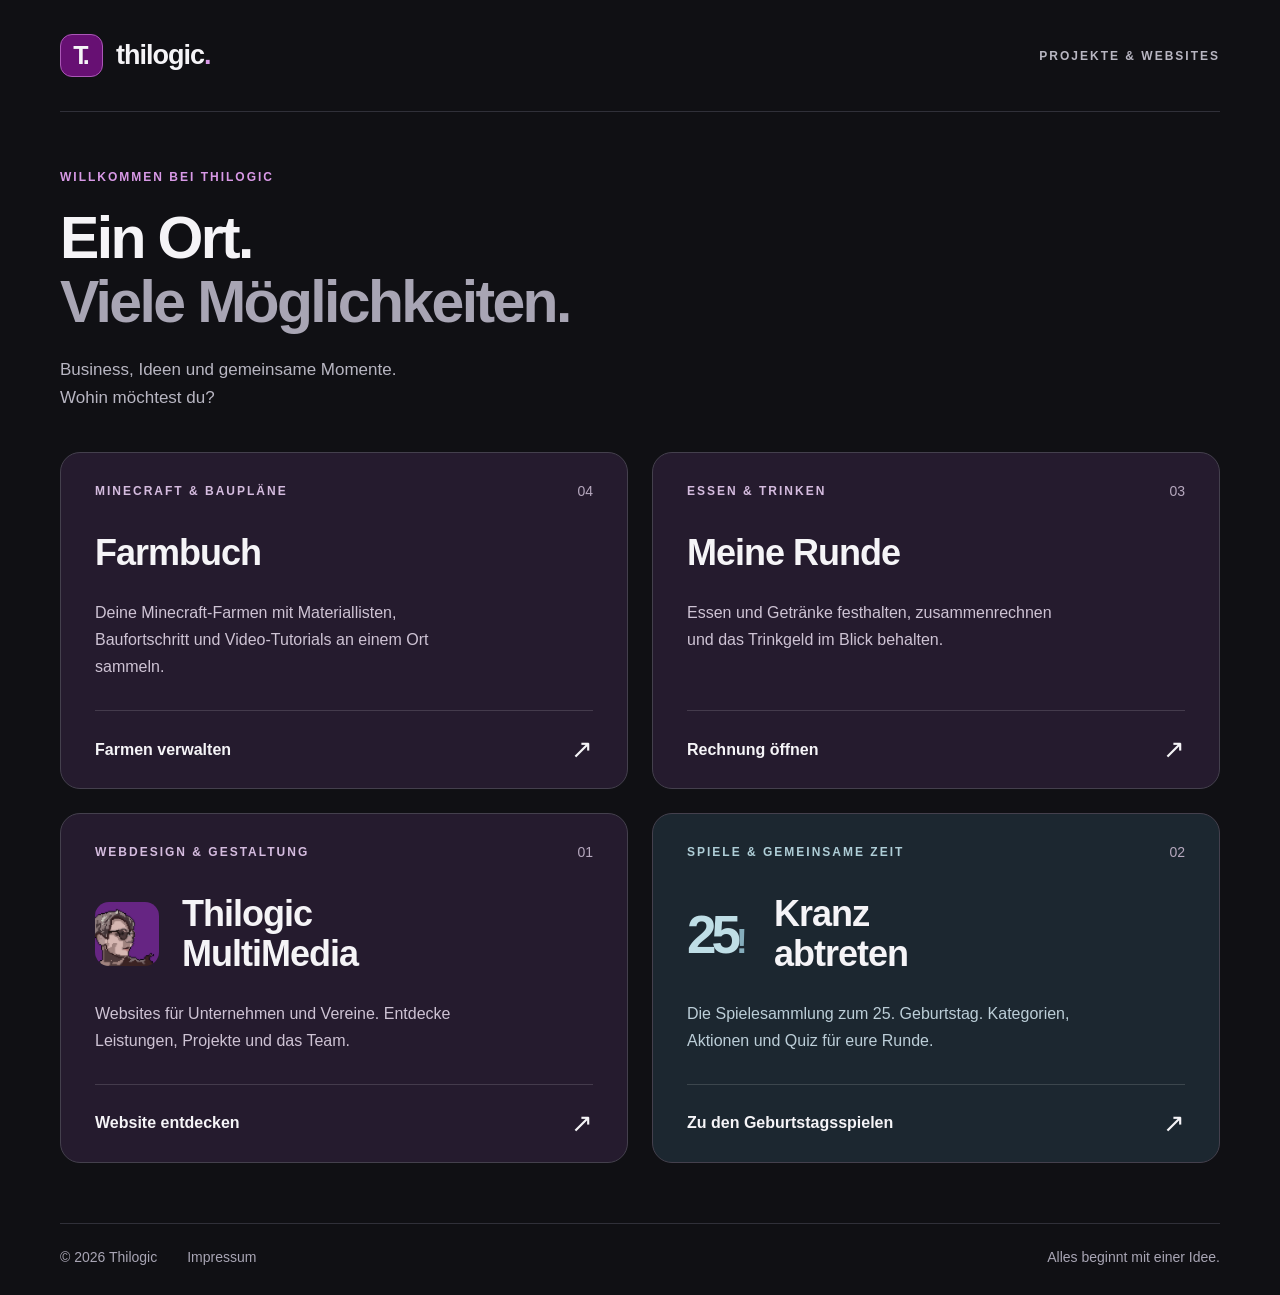
<file: index.html>
<!doctype html>
<html lang="de">
<head>
<meta charset="utf-8"><meta name="viewport" content="width=device-width,initial-scale=1">
<title>Thilogic – Projekte & Websites</title>
<meta name="description" content="Der Einstieg zu Thilogic MultiMedia und den Geburtstagsspielen. Alle Projekte an einem Ort.">
<link rel="icon" type="image/svg+xml" href="data:image/svg+xml,%3Csvg xmlns='http://www.w3.org/2000/svg' viewBox='0 0 64 64'%3E%3Crect width='64' height='64' rx='16' fill='%23671073'/%3E%3Cpath d='M15 18h34v9H37v24H27V27H15z' fill='white'/%3E%3C/svg%3E">
<link rel="stylesheet" href="hub.css">
</head>
<body>
<a class="skip" href="#projekte">Zu den Projekten</a>
<header class="header"><a class="brand" href="./" aria-label="Thilogic Startseite"><span class="mark">T.</span>thilogic<span class="brand-dot">.</span></a><span class="header-label">PROJEKTE & WEBSITES</span></header>
<main id="projekte">
<div class="intro"><p class="eyebrow">WILLKOMMEN BEI THILOGIC</p><h1>Ein Ort.<br><span>Viele Möglichkeiten.</span></h1><p class="lead">Business, Ideen und gemeinsame Momente.<br>Wohin möchtest du?</p></div>
<nav class="projects" aria-label="Websites auswählen">
<a class="project business" href="minecraft-farmen/">
<div class="card-top"><span class="category">MINECRAFT & BAUPLÄNE</span><span class="number">04</span></div>
<div class="project-name"><h2>Farmbuch</h2></div>
<p>Deine Minecraft-Farmen mit Materiallisten, Baufortschritt und Video-Tutorials an einem Ort sammeln.</p>
<div class="card-bottom"><span>Farmen verwalten</span><span class="arrow" aria-hidden="true">↗</span></div>
</a>
<a class="project business" href="rechnung/">
<div class="card-top"><span class="category">ESSEN & TRINKEN</span><span class="number">03</span></div>
<div class="project-name"><h2>Meine Runde</h2></div>
<p>Essen und Getränke festhalten, zusammenrechnen und das Trinkgeld im Blick behalten.</p>
<div class="card-bottom"><span>Rechnung öffnen</span><span class="arrow" aria-hidden="true">↗</span></div>
</a>
<a class="project business" href="multimedia/">
<div class="card-top"><span class="category">WEBDESIGN & GESTALTUNG</span><span class="number">01</span></div>
<div class="project-name"><img class="logo" src="multimedia/assets/images/logo.jpg" alt="" width="64" height="64"><h2>Thilogic<br>MultiMedia</h2></div>
<p>Websites für Unternehmen und Vereine. Entdecke Leistungen, Projekte und das Team.</p>
<div class="card-bottom"><span>Website entdecken</span><span class="arrow" aria-hidden="true">↗</span></div>
</a>
<a class="project birthday" href="geburtstag/">
<div class="card-top"><span class="category">SPIELE & GEMEINSAME ZEIT</span><span class="number">02</span></div>
<div class="project-name"><span class="age" aria-hidden="true">25<span>!</span></span><h2>Kranz<br>abtreten</h2></div>
<p>Die Spielesammlung zum 25. Geburtstag. Kategorien, Aktionen und Quiz für eure Runde.</p>
<div class="card-bottom"><span>Zu den Geburtstagsspielen</span><span class="arrow" aria-hidden="true">↗</span></div>
</a>
</nav>
</main>
<footer><span>© 2026 Thilogic</span><a href="multimedia/impressum.html">Impressum</a><span class="footer-note">Alles beginnt mit einer Idee.</span></footer>
</body></html>
</file>
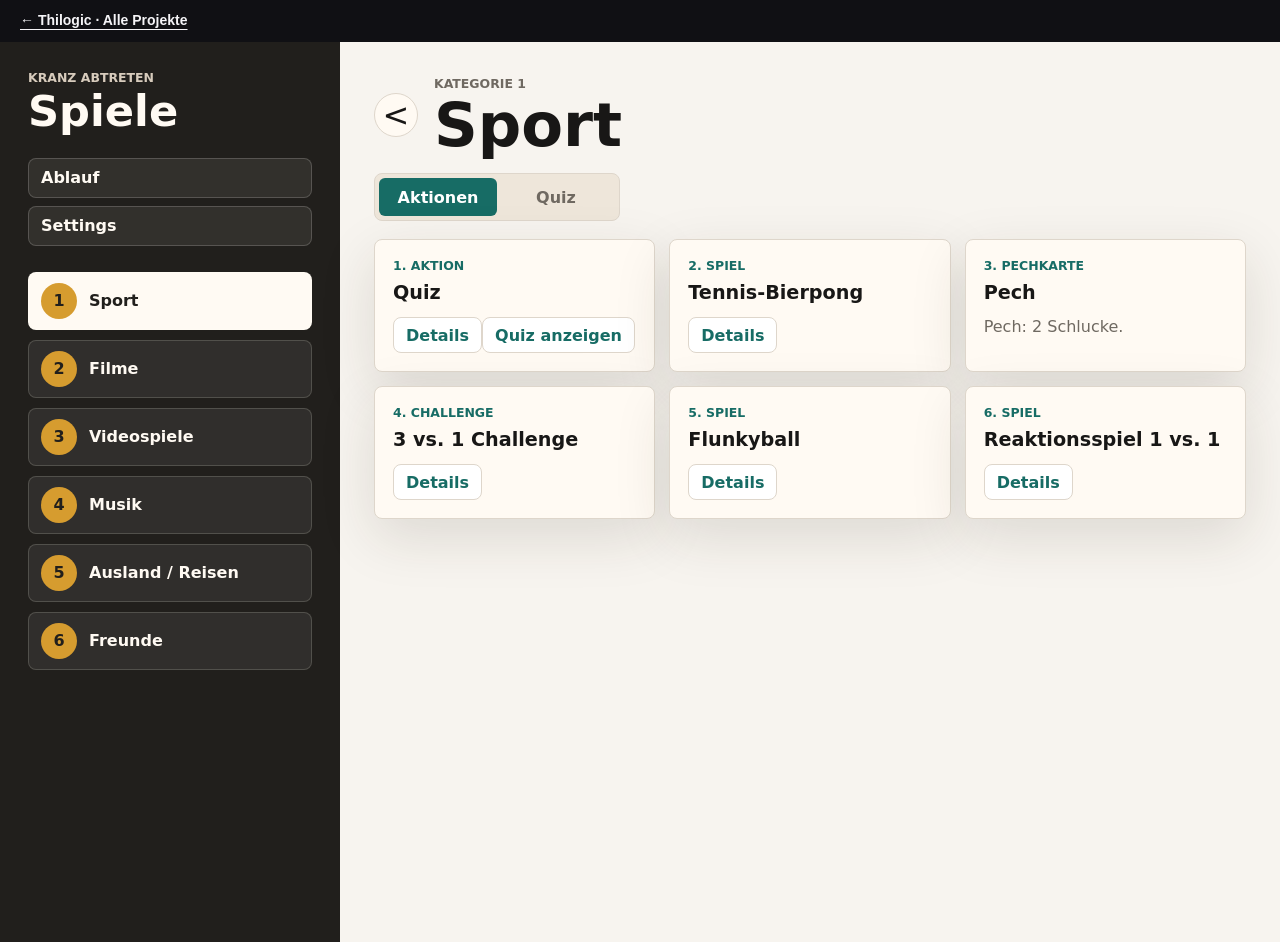
<file: geburtstag/index.html>
<!doctype html>
<html lang="de">
  <head>
    <meta charset="utf-8">
    <meta name="viewport" content="width=device-width, initial-scale=1">
    <title>Kranz abtreten - Spiele</title>
    <link rel="icon" href="favicon.svg" type="image/svg+xml">
    <link rel="stylesheet" href="styles.css">
  </head>
  <body><a href="../" aria-label="Zur Thilogic-Projektübersicht" style="display:block;position:relative;z-index:30;padding:11px 20px;background:#101014;color:#f5f4f7;font:600 14px/1.4 Segoe UI,sans-serif;text-decoration:underline;text-underline-offset:4px">← Thilogic · Alle Projekte</a>
    <main class="app">
      <section class="sidebar" aria-label="Kategorien">
        <div class="brand">
          <p>Kranz abtreten</p>
          <h1>Spiele</h1>
        </div>
        <div class="sidebar-actions">
          <button id="flowButton" class="settings-button" type="button" aria-haspopup="dialog" aria-controls="flowDialog">Ablauf</button>
          <button id="settingsButton" class="settings-button" type="button" aria-haspopup="dialog" aria-controls="settingsDialog">Settings</button>
        </div>
        <div id="categoryList" class="category-list"></div>
      </section>

      <section class="content" aria-live="polite">
        <div class="content-head">
          <button id="backButton" class="icon-button" type="button" title="Vorherige Kategorie" aria-label="Vorherige Kategorie">
            <span aria-hidden="true">&lt;</span>
          </button>
          <div>
            <p id="categoryKicker" class="kicker">Kategorie</p>
            <h2 id="categoryTitle">Sport</h2>
          </div>
        </div>

        <div id="detailView" class="detail-view">
          <section id="rollBox" class="roll-box" aria-label="Wuerfeln" hidden>
            <div class="roll-actions">
              <button id="rollCategoryButton" class="roll-button primary" type="button">Kategorie wuerfeln</button>
              <button id="rollActionButton" class="roll-button" type="button">Aktion wuerfeln</button>
            </div>
            <div id="rollResult" class="roll-result">Erst Kategorie wuerfeln, dann Aktion unter der Kategorie.</div>
          </section>

          <div class="tabs" role="tablist" aria-label="Ansicht">
            <button id="gamesTab" class="tab active" type="button" role="tab" aria-selected="true">Aktionen</button>
            <button id="quizTab" class="tab" type="button" role="tab" aria-selected="false">Quiz</button>
          </div>
          <div id="gamesPanel" class="panel"></div>
          <div id="quizPanel" class="panel" hidden></div>
        </div>
      </section>
    </main>

    <div id="settingsDialog" class="modal" role="dialog" aria-modal="true" aria-labelledby="settingsTitle" hidden>
      <div class="modal-backdrop" data-close-settings></div>
      <section class="modal-panel">
        <div class="modal-head">
          <h2 id="settingsTitle">Settings</h2>
          <button id="closeSettingsButton" class="close-button" type="button" aria-label="Settings schliessen">&times;</button>
        </div>
        <label class="toggle-row">
          <span>
            <strong>Digitale Wuerfel</strong>
            <small>Blendet die Kategorie- und Aktionswuerfel auf der Seite ein.</small>
          </span>
          <input id="diceToggle" type="checkbox">
        </label>
      </section>
    </div>

    <div id="flowDialog" class="modal" role="dialog" aria-modal="true" aria-labelledby="flowTitle" hidden>
      <div class="modal-backdrop" data-close-flow></div>
      <section class="modal-panel">
        <div class="modal-head">
          <h2 id="flowTitle">Ablauf</h2>
          <button id="closeFlowButton" class="close-button" type="button" aria-label="Ablauf schliessen">&times;</button>
        </div>
        <div class="flow-list">
          <article class="flow-item">
            <p class="item-type">Vorher</p>
            <h3 class="item-title">Start</h3>
            <ul class="item-list">
              <li>Eroeffnungsrede halten</li>
              <li>Regeln erklaeren</li>
            </ul>
          </article>
          <article class="flow-item">
            <p class="item-type">Nachher</p>
            <h3 class="item-title">Abschluss</h3>
            <ul class="item-list">
              <li>Dankesrede halten</li>
              <li>Gruppenfoto machen</li>
            </ul>
          </article>
        </div>
      </section>
    </div>

    <div id="itemDetailsDialog" class="modal" role="dialog" aria-modal="true" aria-labelledby="itemDetailsTitle" hidden>
      <div class="modal-backdrop" data-close-details></div>
      <section class="modal-panel item-modal-panel">
        <div class="modal-head">
          <div>
            <p id="itemDetailsType" class="kicker">Details</p>
            <h2 id="itemDetailsTitle">Details</h2>
          </div>
          <button id="closeItemDetailsButton" class="close-button" type="button" aria-label="Details schliessen">&times;</button>
        </div>
        <div id="itemDetailsBody" class="item-details-body"></div>
      </section>
    </div>

    <script src="script.js"></script>
  </body>
</html>
</file>
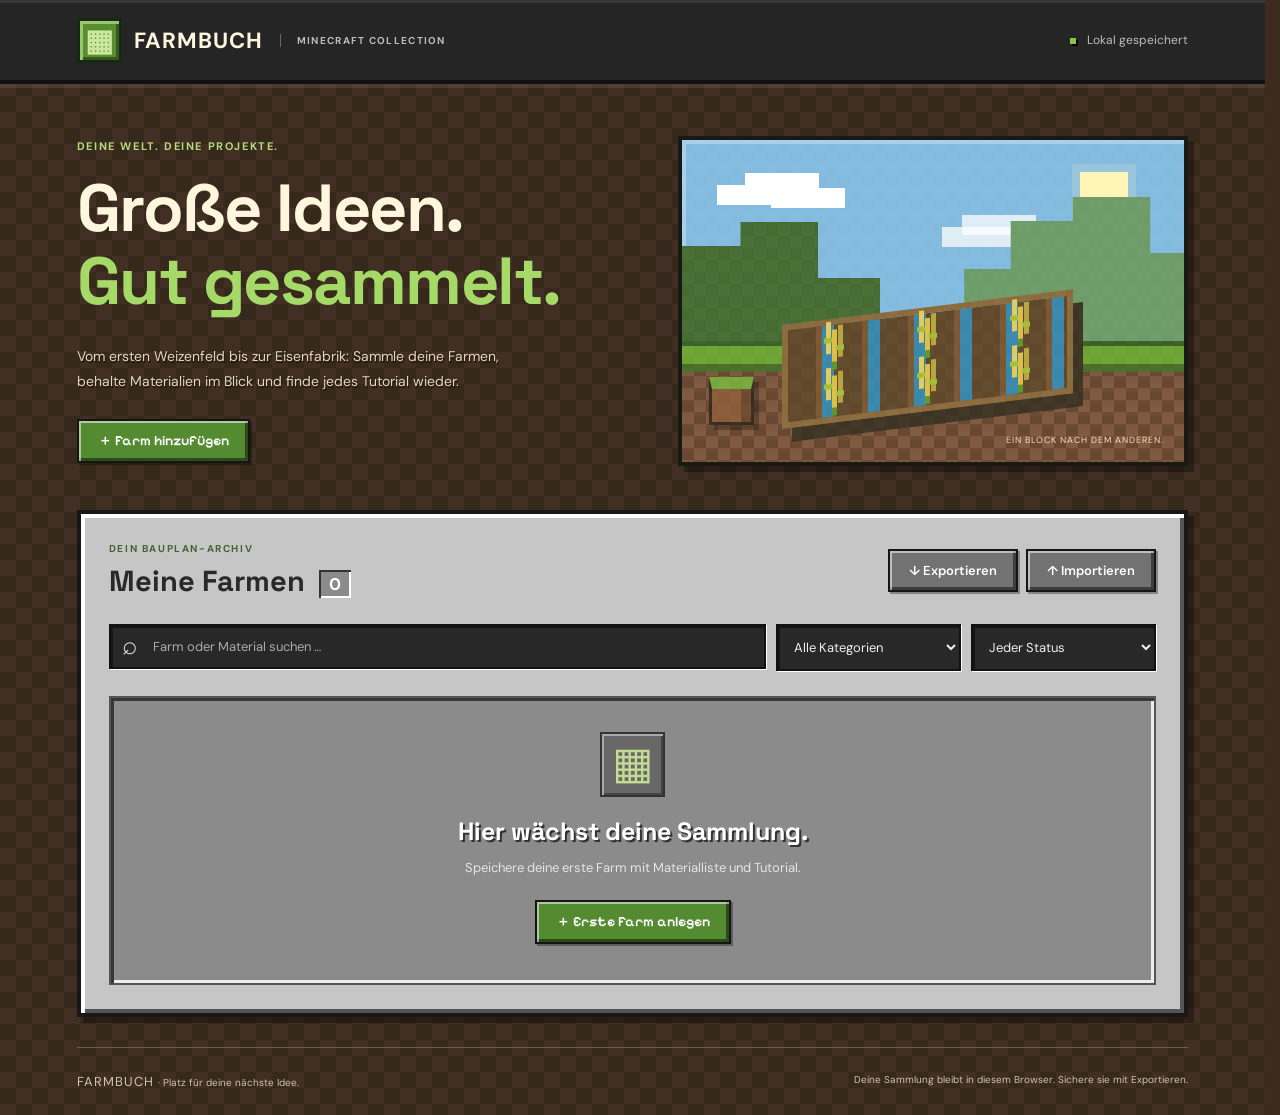
<file: minecraft-farmen/index.html>
<!doctype html>
<html lang="de"><head><meta charset="utf-8"><meta name="viewport" content="width=device-width,initial-scale=1"><meta name="theme-color" content="#101914"><title>Farmbuch · Deine Minecraft-Farmen</title><link rel="stylesheet" href="style.css"><link rel="stylesheet" href="minecraft.css?v=readonly-20261020b"><script src="inventory.js?v=readonly-20261020b" defer></script><script src="material-picker.js?v=readonly-20261020b" defer></script><script src="planning.js" defer></script><script src="app.js?v=readonly-20261020b" defer></script></head>
<body><header><a class="brand" href="./"><span class="logo">▦</span> FARMBUCH<span class="edition">MINECRAFT COLLECTION</span></a><span class="local"><i></i> Lokal gespeichert</span></header>
<main><section class="hero"><div><p class="eyebrow">DEINE WELT. DEINE PROJEKTE.</p><h1>Große Ideen.<br><em>Gut gesammelt.</em></h1><p class="intro">Vom ersten Weizenfeld bis zur Eisenfabrik: Sammle deine Farmen, behalte Materialien im Blick und finde jedes Tutorial wieder.</p><button class="primary" id="add">＋ Farm hinzufügen</button></div><div class="landscape" aria-hidden="true"><div class="sun"></div><div class="mountain back"></div><div class="mountain front"></div><div class="ground"></div><div class="plot"><span>🌾</span><span>🌾</span><span>🌾</span><span>🌾</span><span>🌾</span><span>🌾</span></div><div class="block">▦</div><span class="scene-label">EIN BLOCK NACH DEM ANDEREN.</span></div></section>
<section class="collection"><div class="section-top"><div><p class="eyebrow">DEIN BAUPLAN-ARCHIV</p><h2>Meine Farmen <span id="count">0</span></h2></div><div class="tools"><button id="export">↓ Exportieren</button><button id="import">↑ Importieren</button><input type="file" id="file" accept="application/json,.json" hidden></div></div><div class="filters"><label class="search"><span>⌕</span><input id="search" type="search" placeholder="Farm oder Material suchen …" aria-label="Farm oder Material suchen"></label><select id="category" aria-label="Kategorie filtern"><option value="">Alle Kategorien</option><option>Nahrung</option><option>Ressourcen</option><option>Mobs & XP</option><option>Sonstiges</option></select><select id="status" aria-label="Status filtern"><option value="">Jeder Status</option><option>Geplant</option><option>Im Bau</option><option>Fertig</option></select></div><div id="cards" class="cards"></div><div id="empty" class="empty"><span>▦</span><h3>Hier wächst deine Sammlung.</h3><p>Speichere deine erste Farm mit Materialliste und Tutorial.</p><button id="empty-add" class="primary">＋ Erste Farm anlegen</button></div></section><footer><span>FARMBUCH <small>· Platz für deine nächste Idee.</small></span><small>Deine Sammlung bleibt in diesem Browser. Sichere sie mit Exportieren.</small></footer></main>
<dialog id="editor"><form id="form"><div class="dialog-top"><div><p class="eyebrow">ZEIT FÜR EIN NEUES PROJEKT</p><h2 id="form-title">Farm hinzufügen</h2></div><button type="button" class="close" aria-label="Schließen">×</button></div><input type="hidden" name="id"><div class="editor-columns"><section class="editor-info" aria-label="Farm-Angaben"><label>Name der Farm<input name="name" required maxlength="100" placeholder="z. B. Automatische Eisenfarm"></label><div class="form-grid"><label>Kategorie<select name="category"><option>Nahrung</option><option>Ressourcen</option><option>Mobs & XP</option><option>Sonstiges</option></select></label><label>Status<select name="status"><option>Geplant</option><option>Im Bau</option><option>Fertig</option></select></label><label>Edition<select name="edition"><option>Java</option><option>Bedrock</option><option>Java & Bedrock</option></select></label><label>Minecraft-Version<input name="version" maxlength="40" placeholder="z. B. 1.21"></label></div><label>Video-Link<input name="video" type="url" placeholder="https://www.youtube.com/watch?v=…" maxlength="2000"><small>YouTube, Twitch oder ein anderes Video (https/http).</small></label><label>Material-Anzeige<select name="materialView"><option value="inventory">Inventar mit Stacks</option><option value="list">Checkliste</option></select></label><label>Notizen<textarea name="notes" rows="3" maxlength="5000" placeholder="Standort, Leistung, wichtige Hinweise …"></textarea></label></section><section class="editor-materials" aria-label="Materialplanung"><fieldset class="material-picker"><legend>Materialien auswählen</legend><div id="material-tabs" class="material-tabs" role="group" aria-label="Material-Kategorien"></div><div id="material-tiles" class="material-tiles" role="group" aria-label="Material auswählen"></div><p class="picker-hint">Klick: Menge hinzufügen. Shift + Mausrad über einer Kachel: Menge 0–64 ändern (auch mit ↑/↓). Klick auf einen belegten Inventar-Slot: diesen Stack entfernen.</p><p id="material-feedback" class="material-feedback" role="status" aria-live="polite"></p><div id="material-rows"></div></fieldset><textarea name="materials" hidden></textarea><div id="inventory-preview" hidden aria-live="polite"></div></section></div><div class="form-actions"><button type="button" class="close">Abbrechen</button><button class="primary" type="submit">Farm speichern</button></div></form></dialog><div id="toast" role="status" aria-live="polite"></div></body></html>
</file>
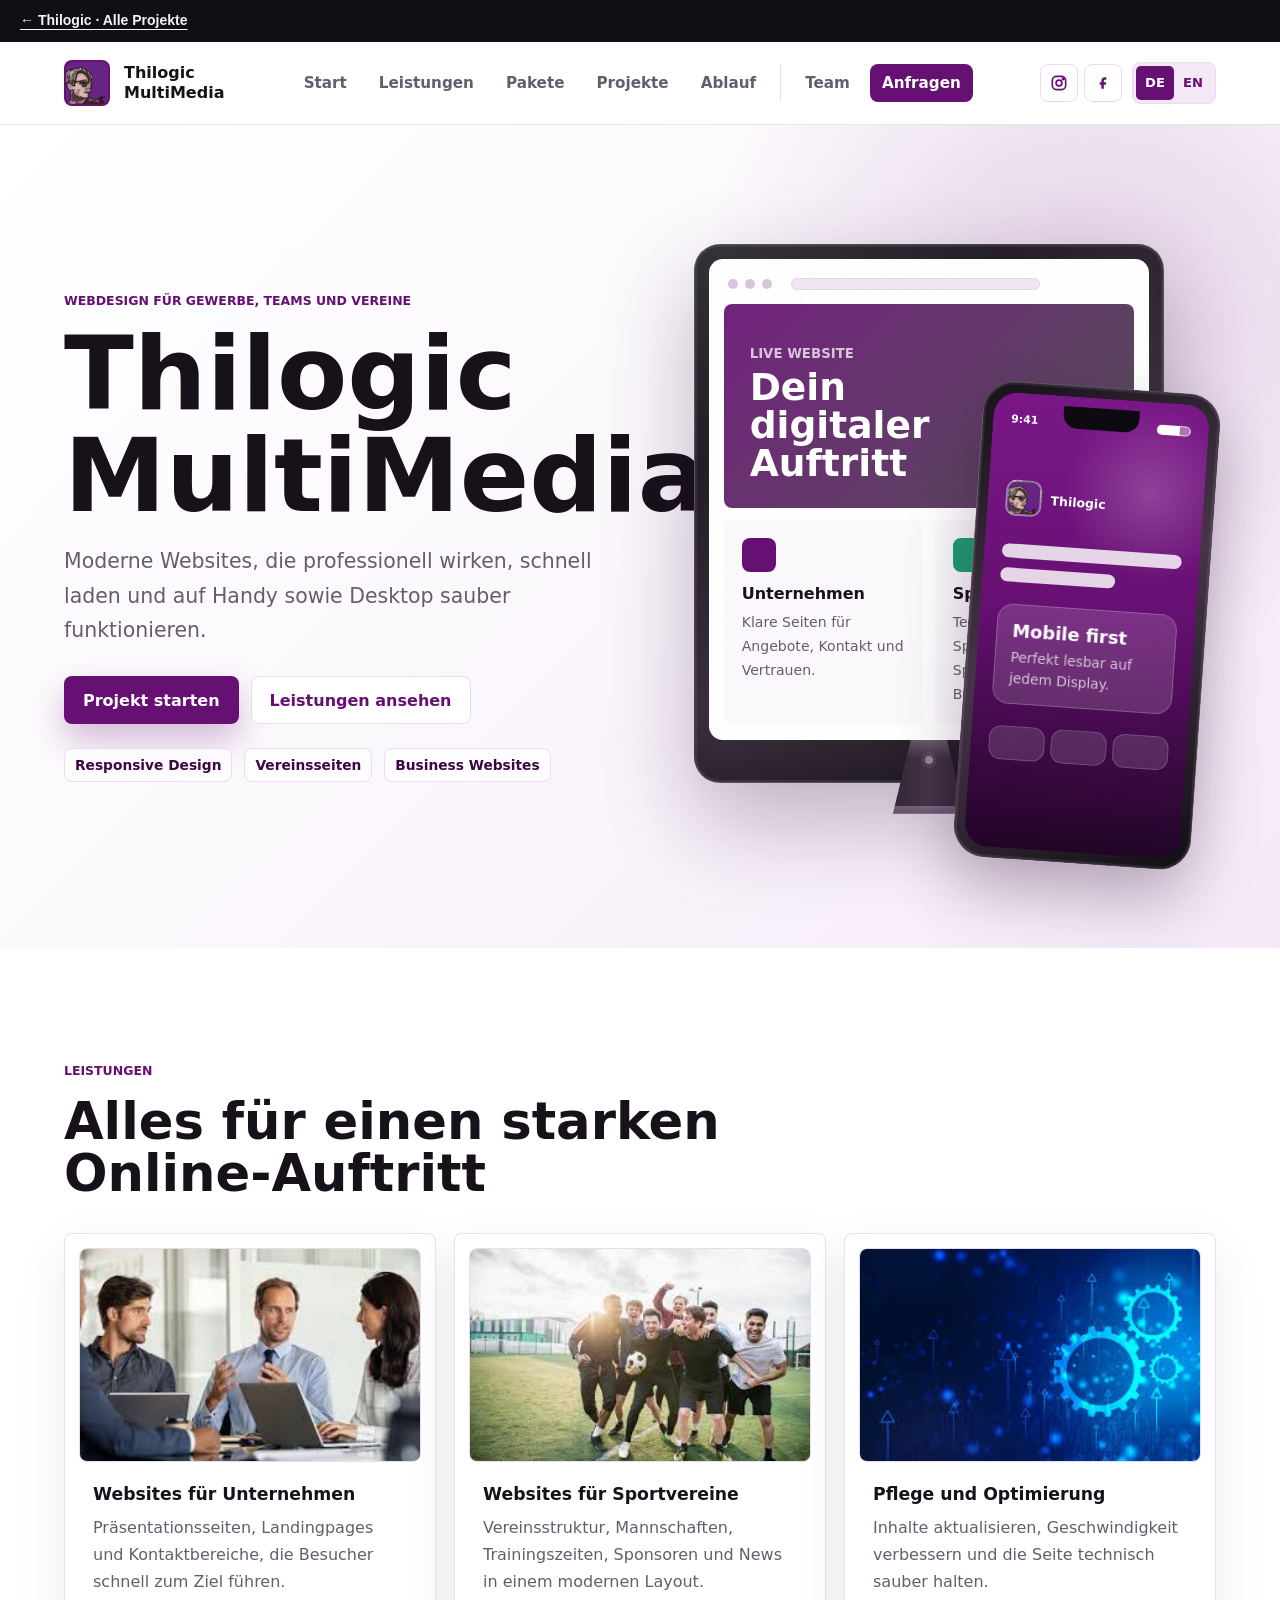
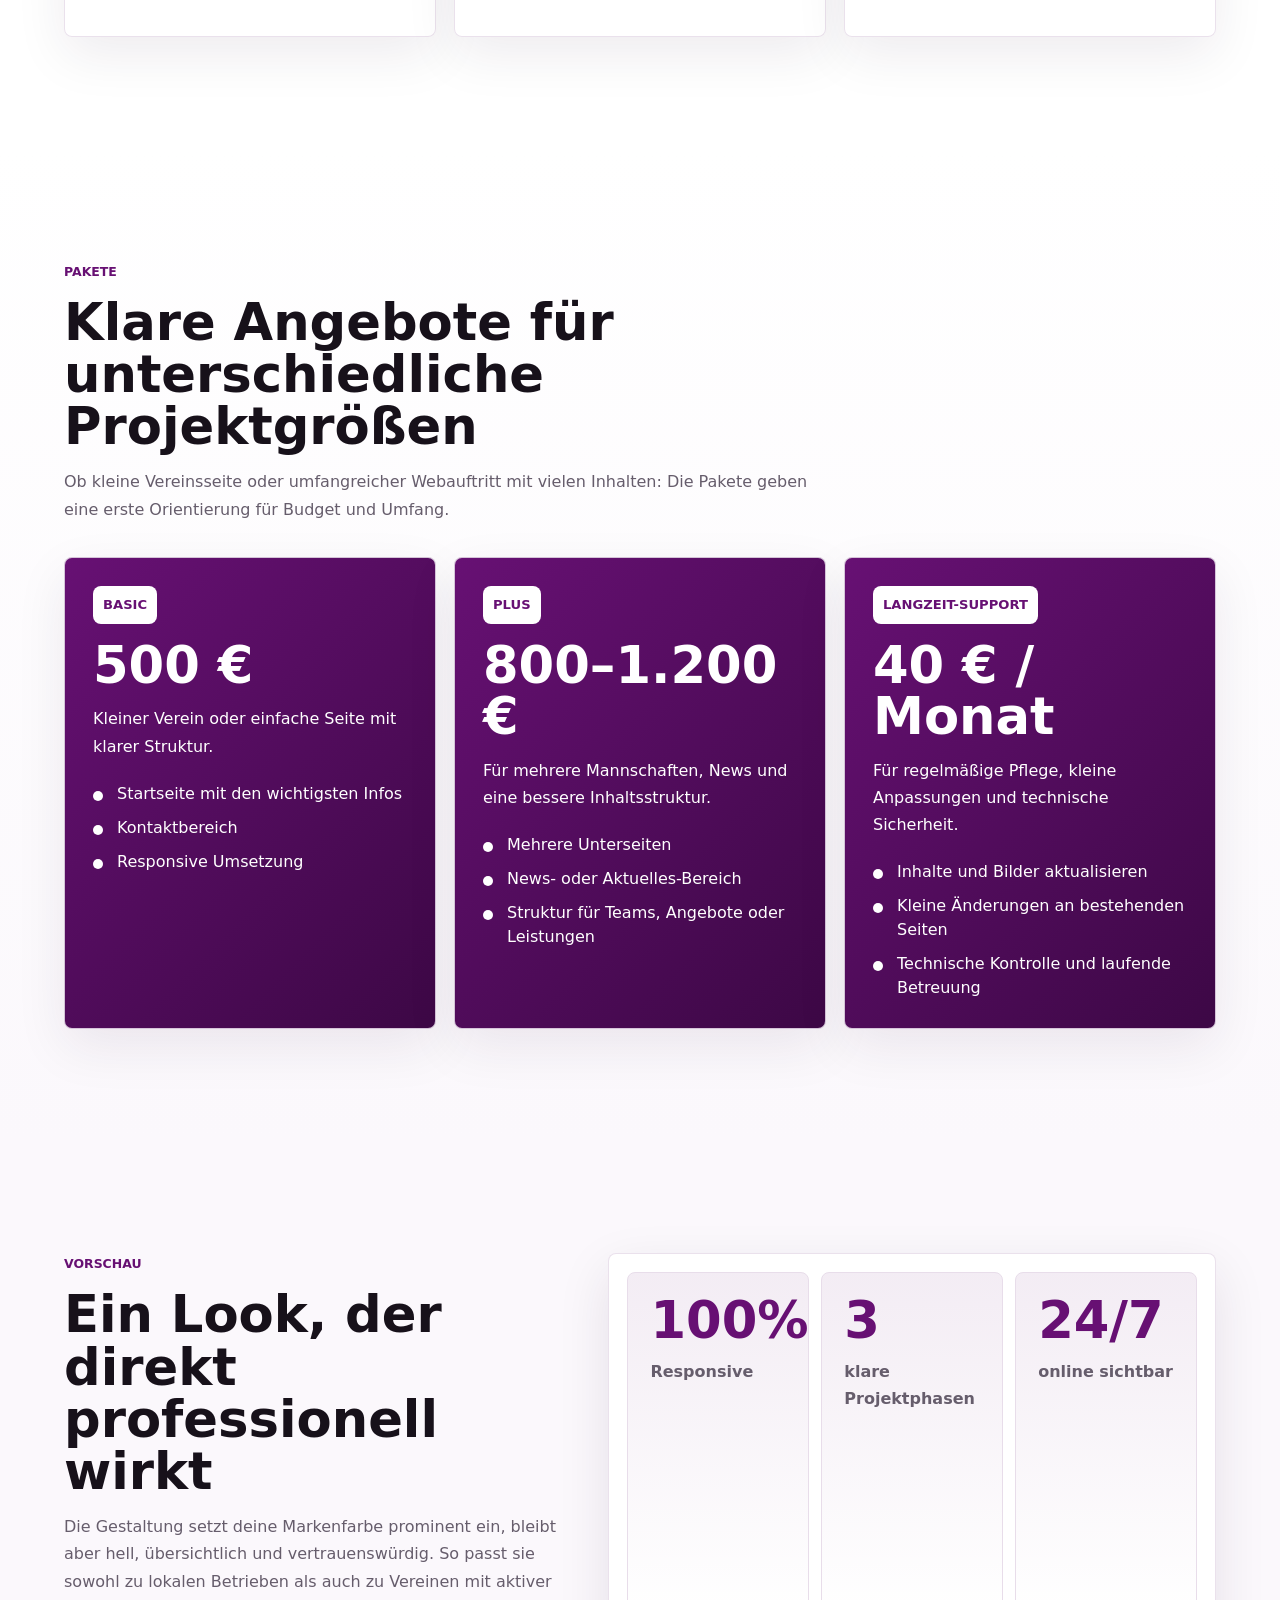
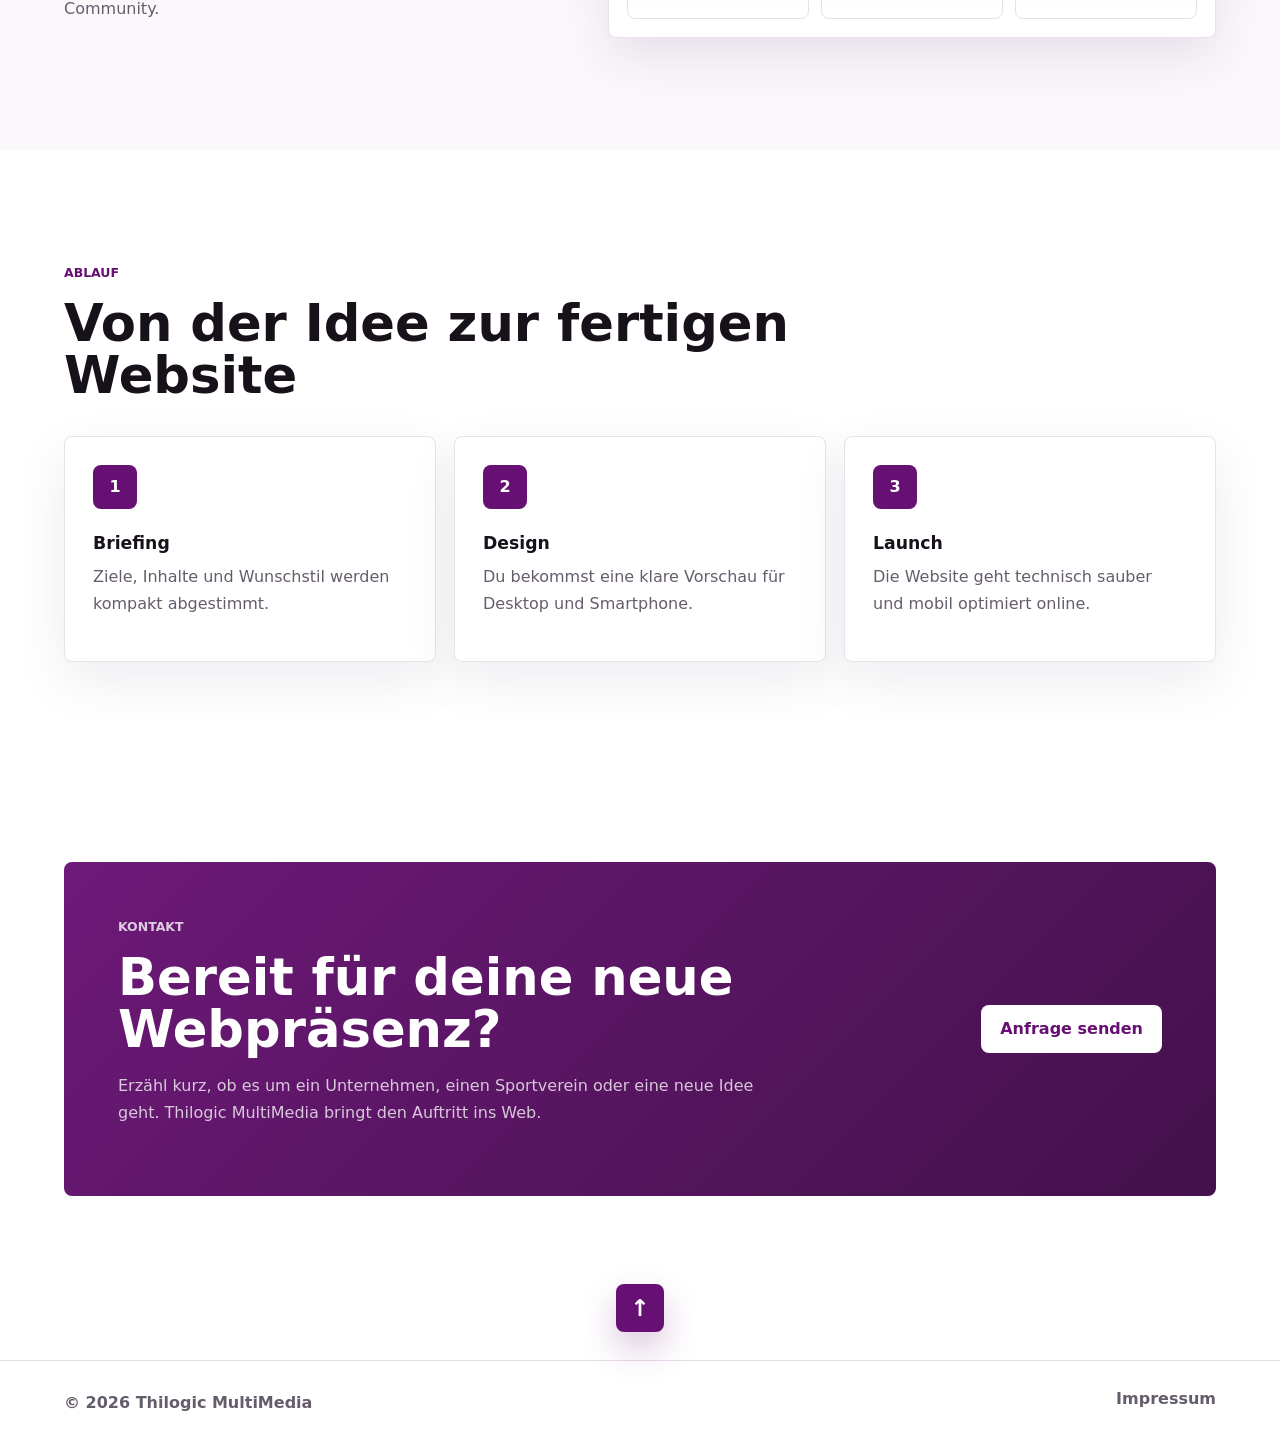
<file: multimedia/index.html>
<!doctype html>
<html lang="de">
  <head>
    <meta charset="utf-8" />
    <meta name="viewport" content="width=device-width, initial-scale=1" />
    <meta
      name="description"
      content="Thilogic MultiMedia erstellt moderne Websites für Unternehmen und Sportvereine."
    />
    <title>Thilogic MultiMedia | Moderne Websites</title>
    <link rel="icon" type="image/jpeg" href="assets/images/logo.jpg" />
    <link rel="apple-touch-icon" href="assets/images/logo.jpg" />
    <link rel="stylesheet" href="styles.css?v=20" />
  </head>
  <body><a href="../" aria-label="Zur Thilogic-Projektübersicht" style="display:block;position:relative;z-index:30;padding:11px 20px;background:#101014;color:#f5f4f7;font:600 14px/1.4 Segoe UI,sans-serif;text-decoration:underline;text-underline-offset:4px">← Thilogic · Alle Projekte</a>
    <header class="site-header">
      <a class="brand" href="#start" aria-label="Thilogic MultiMedia Startseite">
        <span class="brand-mark" aria-hidden="true">
          <img src="assets/images/logo.jpg" alt="" />
          <span>TM</span>
        </span>
        <span class="brand-name">
          <span>Thilogic</span>
          <span>MultiMedia</span>
        </span>
      </a>

      <nav class="site-nav" id="site-nav" aria-label="Hauptnavigation">
        <span class="nav-group nav-scroll-links">
          <a href="#start" data-i18n="nav.start">Start</a>
          <a href="#leistungen" data-i18n="nav.services">Leistungen</a>
          <a href="#pakete" data-i18n="nav.packages">Pakete</a>
          <a href="#projekte" data-i18n="nav.preview">Projekte</a>
          <a href="#prozess" data-i18n="nav.process">Ablauf</a>
        </span>
        <span class="nav-group nav-page-links">
          <a href="team.html" data-i18n="nav.team">Team</a>
          <a class="nav-cta" href="anfrage.html" data-i18n="nav.inquiry">Anfragen</a>
        </span>
      </nav>

      <div class="header-tools">
        <div class="header-socials" aria-label="Social Media">
          <a href="https://www.instagram.com/_thilogic_/" target="_blank" rel="noopener noreferrer" aria-label="Instagram">
            <svg aria-hidden="true" viewBox="0 0 24 24">
              <rect x="4" y="4" width="16" height="16" rx="5"></rect>
              <circle cx="12" cy="12" r="3.5"></circle>
              <circle cx="17" cy="7" r="1"></circle>
            </svg>
          </a>
          <a href="https://www.facebook.com/thilogicmultimedia" target="_blank" rel="noopener noreferrer" aria-label="Facebook">
            <svg aria-hidden="true" viewBox="0 0 24 24">
              <path d="M14 8h2V5h-2c-2.2 0-4 1.8-4 4v2H8v3h2v5h3v-5h2.3l.7-3h-3V9c0-.6.4-1 1-1Z"></path>
            </svg>
          </a>
        </div>
        <div class="language-switch" aria-label="Sprache wechseln">
          <button type="button" data-lang-option="de" aria-pressed="true">DE</button>
          <button type="button" data-lang-option="en" aria-pressed="false">EN</button>
        </div>
        <button class="nav-toggle" type="button" aria-expanded="false" aria-controls="site-nav">
          <span></span>
          <span></span>
          <span></span>
          <span class="sr-only" data-i18n="nav.open">Menü öffnen</span>
        </button>
      </div>
    </header>

    <main id="start">
      <section class="hero">
        <div class="hero-content">
          <p class="eyebrow" data-i18n="home.hero.eyebrow">Webdesign für Gewerbe, Teams und Vereine</p>
          <h1 class="hero-title">
            <span>Thilogic</span>
            <span>MultiMedia</span>
          </h1>
          <p class="hero-copy" data-i18n="home.hero.copy">
            Moderne Websites, die professionell wirken, schnell laden und auf Handy sowie
            Desktop sauber funktionieren.
          </p>
          <div class="hero-actions">
            <a class="button primary" href="anfrage.html" data-i18n="home.hero.primary">Projekt starten</a>
            <a class="button secondary" href="#leistungen" data-i18n="home.hero.secondary">Leistungen ansehen</a>
          </div>
          <div class="trust-row" aria-label="Schwerpunkte">
            <span>Responsive Design</span>
            <span data-i18n="home.trust.clubs">Vereinsseiten</span>
            <span>Business Websites</span>
          </div>
        </div>

        <div class="hero-visual" aria-label="Website Vorschau">
          <div class="desktop-device">
            <div class="browser-card">
              <div class="browser-top">
                <span></span>
                <span></span>
                <span></span>
              </div>
              <div class="mock-hero">
                <div>
                  <small>Live Website</small>
                  <strong data-i18n="home.mock.title">Dein digitaler Auftritt</strong>
                </div>
                <button type="button" data-i18n="nav.contact">Kontakt</button>
              </div>
              <div class="mock-grid">
                <article>
                  <span class="icon-dot"></span>
                  <b data-i18n="home.mock.business">Unternehmen</b>
                  <p data-i18n="home.mock.businessText">Klare Seiten für Angebote, Kontakt und Vertrauen.</p>
                </article>
                <article>
                  <span class="icon-dot sport"></span>
                  <b data-i18n="home.mock.clubs">Sportvereine</b>
                  <p data-i18n="home.mock.clubsText">Teams, News, Sponsoren und Spieltage auf einen Blick.</p>
                </article>
              </div>
            </div>
            <div class="desktop-stand"></div>
          </div>
          <div class="phone-card">
            <div class="phone-screen">
              <div class="phone-status">
                <span>9:41</span>
                <span></span>
              </div>
              <div class="phone-notch"></div>
              <div class="phone-app">
                <div class="phone-logo"></div>
                <span>Thilogic</span>
              </div>
              <div class="phone-hero-line"></div>
              <div class="phone-hero-line short"></div>
              <div class="phone-preview-card">
                <b>Mobile first</b>
                <p data-i18n="home.phone.copy">Perfekt lesbar auf jedem Display.</p>
              </div>
              <div class="phone-nav-dots">
                <span></span>
                <span></span>
                <span></span>
              </div>
            </div>
          </div>
        </div>
      </section>

      <section class="section services" id="leistungen">
        <div class="section-heading">
          <p class="eyebrow" data-i18n="nav.services">Leistungen</p>
          <h2 data-i18n="home.services.title">Alles für einen starken Online-Auftritt</h2>
        </div>
        <div class="service-grid">
          <article>
            <figure class="service-image">
              <img src="assets/images/Unternehmen.png" alt="Vorschau einer Unternehmenswebsite" />
            </figure>
            <h3 data-i18n="home.services.businessTitle">Websites für Unternehmen</h3>
            <p data-i18n="home.services.businessText">
              Präsentationsseiten, Landingpages und Kontaktbereiche, die Besucher schnell
              zum Ziel führen.
            </p>
          </article>
          <article>
            <figure class="service-image">
              <img src="assets/images/Verein.png" alt="Vorschau einer Website für Sportvereine" />
            </figure>
            <h3 data-i18n="home.services.clubTitle">Websites für Sportvereine</h3>
            <p data-i18n="home.services.clubText">
              Vereinsstruktur, Mannschaften, Trainingszeiten, Sponsoren und News in einem
              modernen Layout.
            </p>
          </article>
          <article>
            <figure class="service-image">
              <img src="assets/images/Optimierung.png" alt="Vorschau für Website-Pflege und Optimierung" />
            </figure>
            <h3 data-i18n="home.services.careTitle">Pflege und Optimierung</h3>
            <p data-i18n="home.services.careText">
              Inhalte aktualisieren, Geschwindigkeit verbessern und die Seite technisch
              sauber halten.
            </p>
          </article>
        </div>
      </section>

      <section class="section pricing" id="pakete">
        <div class="section-heading">
          <p class="eyebrow" data-i18n="nav.packages">Pakete</p>
          <h2 data-i18n="home.pricing.title">Klare Angebote für unterschiedliche Projektgrößen</h2>
          <p data-i18n="home.pricing.copy">
            Ob kleine Vereinsseite oder umfangreicher Webauftritt mit vielen Inhalten:
            Die Pakete geben eine erste Orientierung für Budget und Umfang.
          </p>
        </div>
        <div class="pricing-grid">
          <article>
            <p class="package-name">Basic</p>
            <h3>500 €</h3>
            <p data-i18n="home.pricing.basicText">Kleiner Verein oder einfache Seite mit klarer Struktur.</p>
            <ul>
              <li data-i18n="home.pricing.basic1">Startseite mit den wichtigsten Infos</li>
              <li data-i18n="home.pricing.basic2">Kontaktbereich</li>
              <li data-i18n="home.pricing.basic3">Responsive Umsetzung</li>
            </ul>
          </article>
          <article>
            <p class="package-name">Plus</p>
            <h3>800–1.200 €</h3>
            <p data-i18n="home.pricing.plusText">Für mehrere Mannschaften, News und eine bessere Inhaltsstruktur.</p>
            <ul>
              <li data-i18n="home.pricing.plus1">Mehrere Unterseiten</li>
              <li data-i18n="home.pricing.plus2">News- oder Aktuelles-Bereich</li>
              <li data-i18n="home.pricing.plus3">Struktur für Teams, Angebote oder Leistungen</li>
            </ul>
          </article>
          <article>
            <p class="package-name" data-i18n="home.pricing.supportName">Langzeit-Support</p>
            <h3>40 € / Monat</h3>
            <p data-i18n="home.pricing.supportText">Für regelmäßige Pflege, kleine Anpassungen und technische Sicherheit.</p>
            <ul>
              <li data-i18n="home.pricing.support1">Inhalte und Bilder aktualisieren</li>
              <li data-i18n="home.pricing.support2">Kleine Änderungen an bestehenden Seiten</li>
              <li data-i18n="home.pricing.support3">Technische Kontrolle und laufende Betreuung</li>
            </ul>
          </article>
        </div>
      </section>

      <section class="section showcase" id="projekte">
        <div class="showcase-text">
          <p class="eyebrow" data-i18n="home.preview.eyebrow">Vorschau</p>
          <h2 data-i18n="home.preview.title">Ein Look, der direkt professionell wirkt</h2>
          <p data-i18n="home.preview.copy">
            Die Gestaltung setzt deine Markenfarbe prominent ein, bleibt aber hell,
            übersichtlich und vertrauenswürdig. So passt sie sowohl zu lokalen Betrieben
            als auch zu Vereinen mit aktiver Community.
          </p>
        </div>
        <div class="showcase-panel">
          <div class="metric">
            <span>100%</span>
            <p>Responsive</p>
          </div>
          <div class="metric">
            <span>3</span>
            <p data-i18n="home.metrics.phases">klare Projektphasen</p>
          </div>
          <div class="metric">
            <span>24/7</span>
            <p data-i18n="home.metrics.visible">online sichtbar</p>
          </div>
        </div>
      </section>

      <section class="section process" id="prozess">
        <div class="section-heading">
          <p class="eyebrow" data-i18n="nav.process">Ablauf</p>
          <h2 data-i18n="home.process.title">Von der Idee zur fertigen Website</h2>
        </div>
        <div class="steps">
          <article>
            <span>1</span>
            <h3 data-i18n="home.process.step1">Briefing</h3>
            <p data-i18n="home.process.step1Text">Ziele, Inhalte und Wunschstil werden kompakt abgestimmt.</p>
          </article>
          <article>
            <span>2</span>
            <h3 data-i18n="home.process.step2">Design</h3>
            <p data-i18n="home.process.step2Text">Du bekommst eine klare Vorschau für Desktop und Smartphone.</p>
          </article>
          <article>
            <span>3</span>
            <h3 data-i18n="home.process.step3">Launch</h3>
            <p data-i18n="home.process.step3Text">Die Website geht technisch sauber und mobil optimiert online.</p>
          </article>
        </div>
      </section>

      <section class="contact" id="kontakt">
        <div>
          <p class="eyebrow" data-i18n="nav.contact">Kontakt</p>
          <h2 data-i18n="home.contact.title">Bereit für deine neue Webpräsenz?</h2>
          <p data-i18n="home.contact.copy">
            Erzähl kurz, ob es um ein Unternehmen, einen Sportverein oder eine neue Idee
            geht. Thilogic MultiMedia bringt den Auftritt ins Web.
          </p>
        </div>
        <a class="button primary light" href="anfrage.html" data-i18n="home.contact.cta">
          Anfrage senden
        </a>
      </section>
    </main>

    <div class="back-to-top-row">
      <a class="back-to-top" href="#start" aria-label="Nach oben">↑</a>
    </div>

    <footer class="site-footer">
      <p>© 2026 Thilogic MultiMedia</p>
      <a href="impressum.html" data-i18n="nav.legal">Impressum</a>
    </footer>

    <script src="script.js?v=20"></script>
  </body>
</html>
</file>
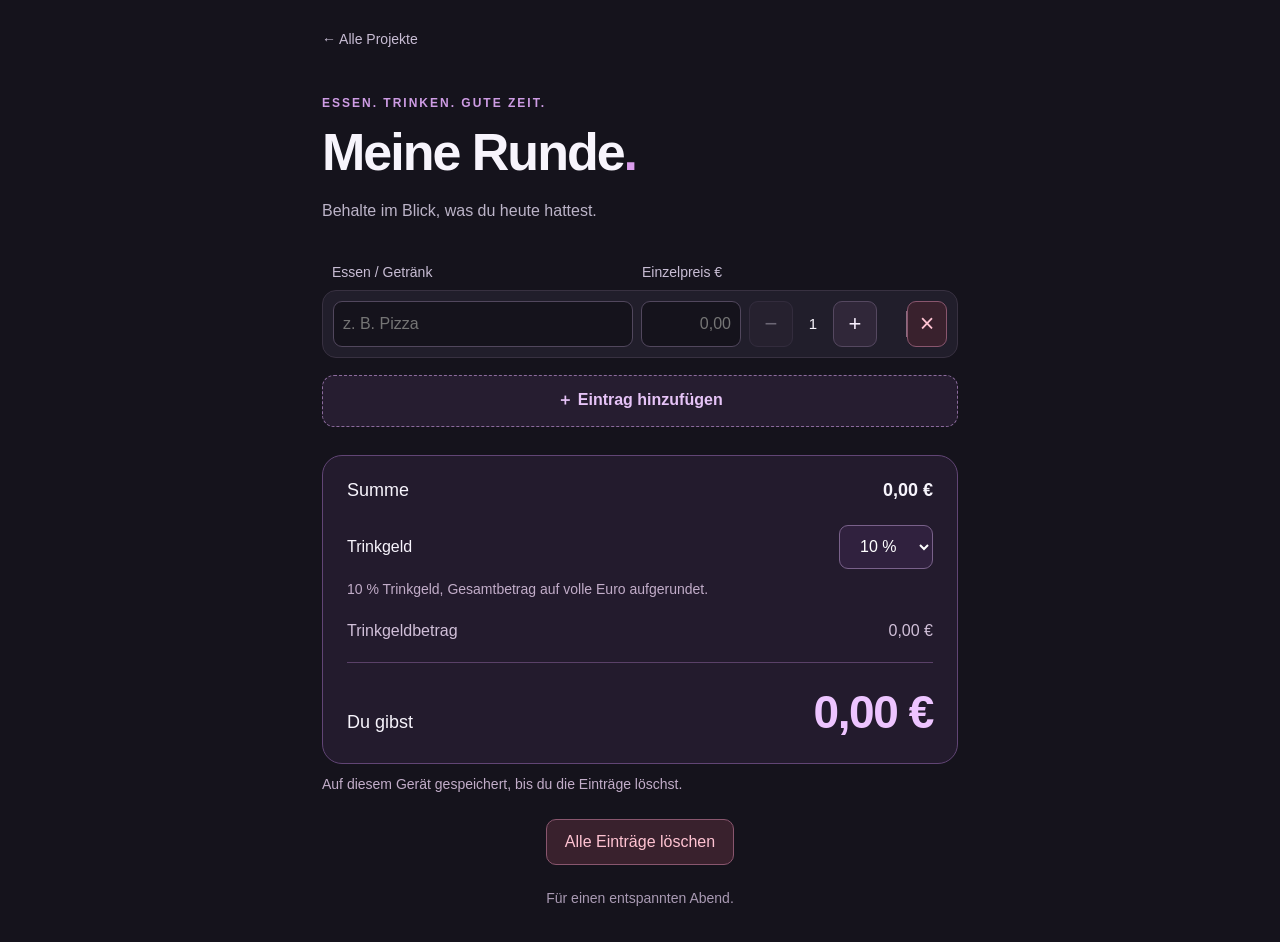
<file: rechnung/index.html>
<!doctype html><html lang="de"><head><meta charset="utf-8"><meta name="viewport" content="width=device-width,initial-scale=1"><title>Meine Runde · Thilogic</title><meta name="theme-color" content="#15131c"><link rel="icon" href="data:image/svg+xml,%3Csvg xmlns='http://www.w3.org/2000/svg' viewBox='0 0 64 64'%3E%3Crect width='64' height='64' rx='16' fill='%23671073'/%3E%3Ctext x='32' y='46' text-anchor='middle' font-size='44' fill='white'%3E€%3C/text%3E%3C/svg%3E"><link rel="stylesheet" href="style.css"></head><body><main><a class="back" href="../">← Alle Projekte</a><header><p class="eyebrow">ESSEN. TRINKEN. GUTE ZEIT.</p><h1>Meine Runde<span>.</span></h1><p>Behalte im Blick, was du heute hattest.</p></header><section aria-label="Deine Bestellung"><div class="columns"><span>Essen / Getränk</span><span>Einzelpreis €</span></div><div id="rows"></div><button class="add" id="add" type="button">＋ Eintrag hinzufügen</button></section><section class="bill" aria-label="Rechnung"><div class="line"><span>Summe</span><strong id="sum">0,00 €</strong></div><div class="tip-settings"><label for="tip">Trinkgeld</label><select id="tip"><option value="0">Ohne</option><option value="5">5 %</option><option value="10" selected>10 %</option><option value="15">15 %</option></select></div><p class="hint" id="hint">Mit Trinkgeld auf volle Euro aufgerundet.</p><div class="line muted"><span>Trinkgeldbetrag</span><span id="extra">0,00 €</span></div><div class="total" role="status" aria-live="polite"><span>Du gibst</span><strong id="total">0,00 €</strong></div><p id="error" role="alert" hidden>Bitte Preise wie 4,50 eingeben (maximal zwei Nachkommastellen).</p></section><footer>Für einen entspannten Abend.</footer></main><script src="app.js"></script></body></html>
</file>
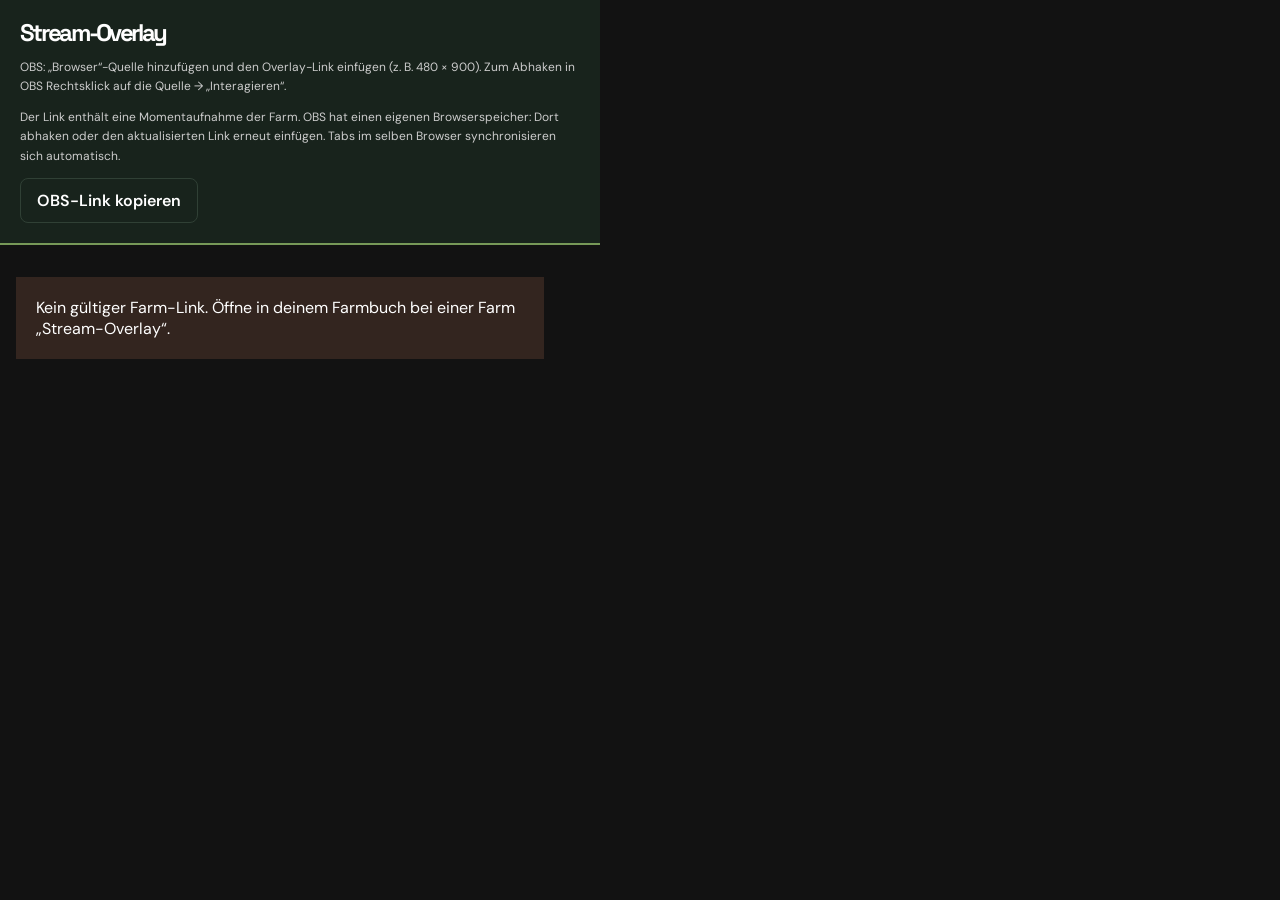
<file: minecraft-farmen/overlay.html>
<!doctype html><html lang="de"><head><meta charset="utf-8"><meta name="viewport" content="width=device-width,initial-scale=1"><title>Farmbuch · Stream-Overlay</title><link rel="stylesheet" href="style.css"><link rel="stylesheet" href="overlay.css"><script src="inventory.js" defer></script><script src="material-picker.js" defer></script><script src="planning.js" defer></script><script src="overlay.js" defer></script></head><body><aside id="overlay-controls"><h1>Stream-Overlay</h1><p>OBS: „Browser“-Quelle hinzufügen und den Overlay-Link einfügen (z. B. 480 × 900). Zum Abhaken in OBS Rechtsklick auf die Quelle → „Interagieren“.</p><p>Der Link enthält eine Momentaufnahme der Farm. OBS hat einen eigenen Browserspeicher: Dort abhaken oder den aktualisierten Link erneut einfügen. Tabs im selben Browser synchronisieren sich automatisch.</p><button id="copy">OBS-Link kopieren</button><span id="message" role="status"></span></aside><main id="overlay-root"></main></body></html>
</file>
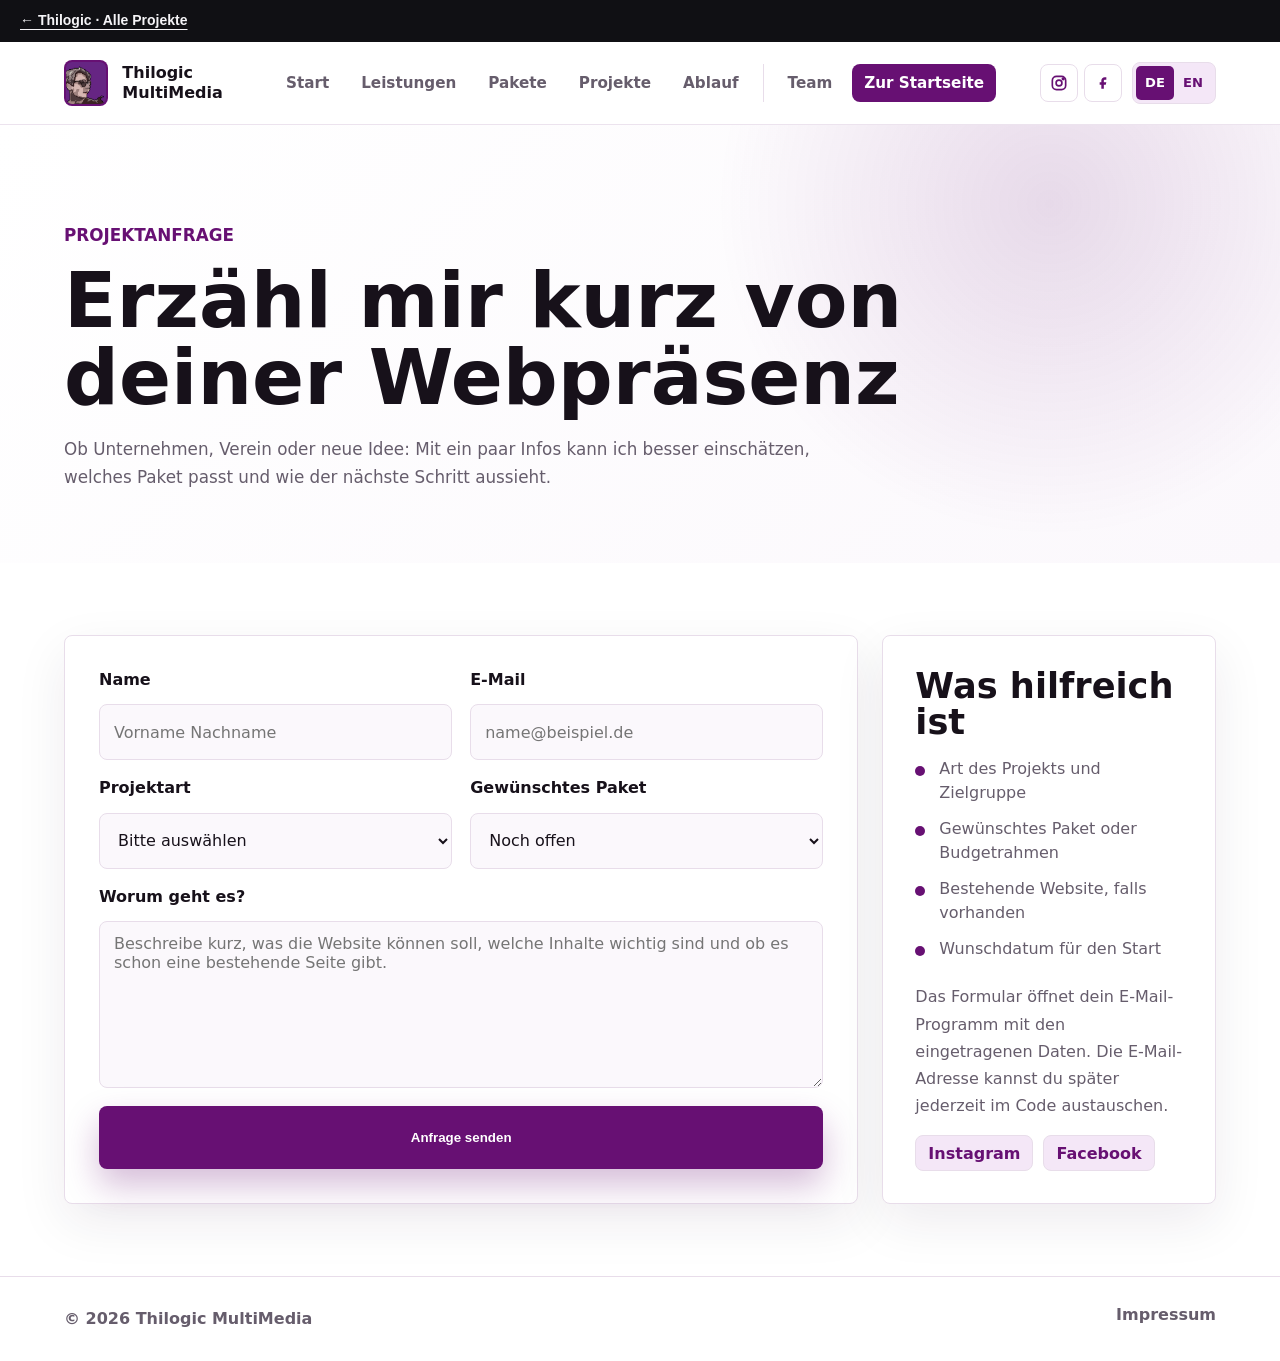
<file: multimedia/anfrage.html>
<!doctype html>
<html lang="de">
  <head>
    <meta charset="utf-8" />
    <meta name="viewport" content="width=device-width, initial-scale=1" />
    <meta
      name="description"
      content="Projektanfrage an Thilogic MultiMedia für Websites von Unternehmen und Sportvereinen."
    />
    <title>Anfrage | Thilogic MultiMedia</title>
    <link rel="icon" type="image/jpeg" href="assets/images/logo.jpg" />
    <link rel="apple-touch-icon" href="assets/images/logo.jpg" />
    <link rel="stylesheet" href="styles.css?v=20" />
  </head>
  <body><a href="../" aria-label="Zur Thilogic-Projektübersicht" style="display:block;position:relative;z-index:30;padding:11px 20px;background:#101014;color:#f5f4f7;font:600 14px/1.4 Segoe UI,sans-serif;text-decoration:underline;text-underline-offset:4px">← Thilogic · Alle Projekte</a>
    <header class="site-header">
      <a class="brand" href="index.html" aria-label="Thilogic MultiMedia Startseite">
        <span class="brand-mark" aria-hidden="true">
          <img src="assets/images/logo.jpg" alt="" />
          <span>TM</span>
        </span>
        <span class="brand-name">
          <span>Thilogic</span>
          <span>MultiMedia</span>
        </span>
      </a>

      <nav class="site-nav legal-nav" id="site-nav" aria-label="Seitennavigation">
        <span class="nav-group nav-scroll-links">
          <a href="index.html#start" data-i18n="nav.start">Start</a>
          <a href="index.html#leistungen" data-i18n="nav.services">Leistungen</a>
          <a href="index.html#pakete" data-i18n="nav.packages">Pakete</a>
          <a href="index.html#projekte" data-i18n="nav.preview">Projekte</a>
          <a href="index.html#prozess" data-i18n="nav.process">Ablauf</a>
        </span>
        <span class="nav-group nav-page-links">
          <a href="team.html" data-i18n="nav.team">Team</a>
          <a class="nav-cta" href="index.html" data-i18n="nav.home">Zur Startseite</a>
        </span>
      </nav>

      <div class="header-tools">
        <div class="header-socials" aria-label="Social Media">
          <a href="https://www.instagram.com/_thilogic_/" target="_blank" rel="noopener noreferrer" aria-label="Instagram">
            <svg aria-hidden="true" viewBox="0 0 24 24">
              <rect x="4" y="4" width="16" height="16" rx="5"></rect>
              <circle cx="12" cy="12" r="3.5"></circle>
              <circle cx="17" cy="7" r="1"></circle>
            </svg>
          </a>
          <a href="https://www.facebook.com/thilogicmultimedia" target="_blank" rel="noopener noreferrer" aria-label="Facebook">
            <svg aria-hidden="true" viewBox="0 0 24 24">
              <path d="M14 8h2V5h-2c-2.2 0-4 1.8-4 4v2H8v3h2v5h3v-5h2.3l.7-3h-3V9c0-.6.4-1 1-1Z"></path>
            </svg>
          </a>
        </div>
        <div class="language-switch" aria-label="Sprache wechseln">
          <button type="button" data-lang-option="de" aria-pressed="true">DE</button>
          <button type="button" data-lang-option="en" aria-pressed="false">EN</button>
        </div>
        <button class="nav-toggle" type="button" aria-expanded="false" aria-controls="site-nav">
          <span></span>
          <span></span>
          <span></span>
          <span class="sr-only" data-i18n="nav.open">Menü öffnen</span>
        </button>
      </div>
    </header>

    <main>
      <section class="request-hero">
        <div>
          <p class="eyebrow" data-i18n="request.eyebrow">Projektanfrage</p>
          <h1 data-i18n="request.title">Erzähl mir kurz von deiner Webpräsenz</h1>
          <p data-i18n="request.copy">
            Ob Unternehmen, Verein oder neue Idee: Mit ein paar Infos kann ich besser
            einschätzen, welches Paket passt und wie der nächste Schritt aussieht.
          </p>
        </div>
      </section>

      <section class="request-layout" aria-label="Anfrageformular">
        <form class="request-form" action="mailto:info@thilogic-multimedia.de" method="post" enctype="text/plain">
          <div class="form-row">
            <label for="name" data-i18n="request.name">Name</label>
            <input id="name" name="Name" type="text" placeholder="Vorname Nachname" data-i18n-placeholder="request.namePlaceholder" required />
          </div>

          <div class="form-row">
            <label for="email" data-i18n="request.email">E-Mail</label>
            <input id="email" name="E-Mail" type="email" placeholder="name@beispiel.de" required />
          </div>

          <div class="form-row">
            <label for="project-type" data-i18n="request.projectType">Projektart</label>
            <select id="project-type" name="Projektart" required>
              <option value="" data-i18n="request.choose">Bitte auswählen</option>
              <option data-i18n="request.businessSite">Unternehmenswebsite</option>
              <option data-i18n="request.clubSite">Sportverein</option>
              <option data-i18n="request.redesign">Bestehende Website überarbeiten</option>
              <option data-i18n="request.other">Sonstiges Projekt</option>
            </select>
          </div>

          <div class="form-row">
            <label for="package" data-i18n="request.package">Gewünschtes Paket</label>
            <select id="package" name="Paket">
              <option value="" data-i18n="request.open">Noch offen</option>
              <option>Basic - 500 €</option>
              <option>Plus - 800–1.200 €</option>
              <option data-i18n="request.supportOption">Langzeit-Support - 40 € / Monat</option>
            </select>
          </div>

          <div class="form-row form-row-wide">
            <label for="message" data-i18n="request.message">Worum geht es?</label>
            <textarea
              id="message"
              name="Nachricht"
              rows="7"
              placeholder="Beschreibe kurz, was die Website können soll, welche Inhalte wichtig sind und ob es schon eine bestehende Seite gibt."
              data-i18n-placeholder="request.messagePlaceholder"
              required
            ></textarea>
          </div>

          <button class="button primary" type="submit" data-i18n="home.contact.cta">Anfrage senden</button>
        </form>

        <aside class="request-info">
          <h2 data-i18n="request.helpTitle">Was hilfreich ist</h2>
          <ul>
            <li data-i18n="request.help1">Art des Projekts und Zielgruppe</li>
            <li data-i18n="request.help2">Gewünschtes Paket oder Budgetrahmen</li>
            <li data-i18n="request.help3">Bestehende Website, falls vorhanden</li>
            <li data-i18n="request.help4">Wunschdatum für den Start</li>
          </ul>
          <p data-i18n="request.mailHint">
            Das Formular öffnet dein E-Mail-Programm mit den eingetragenen Daten. Die
            E-Mail-Adresse kannst du später jederzeit im Code austauschen.
          </p>
          <div class="request-socials" aria-label="Social Media">
            <a href="https://www.instagram.com/_thilogic_/" target="_blank" rel="noopener noreferrer">
              Instagram
            </a>
            <a href="https://www.facebook.com/thilogicmultimedia" target="_blank" rel="noopener noreferrer">
              Facebook
            </a>
          </div>
        </aside>
      </section>
    </main>

    <footer class="site-footer">
      <p>© 2026 Thilogic MultiMedia</p>
      <a href="impressum.html" data-i18n="nav.legal">Impressum</a>
    </footer>

    <script src="script.js?v=20"></script>
  </body>
</html>
</file>
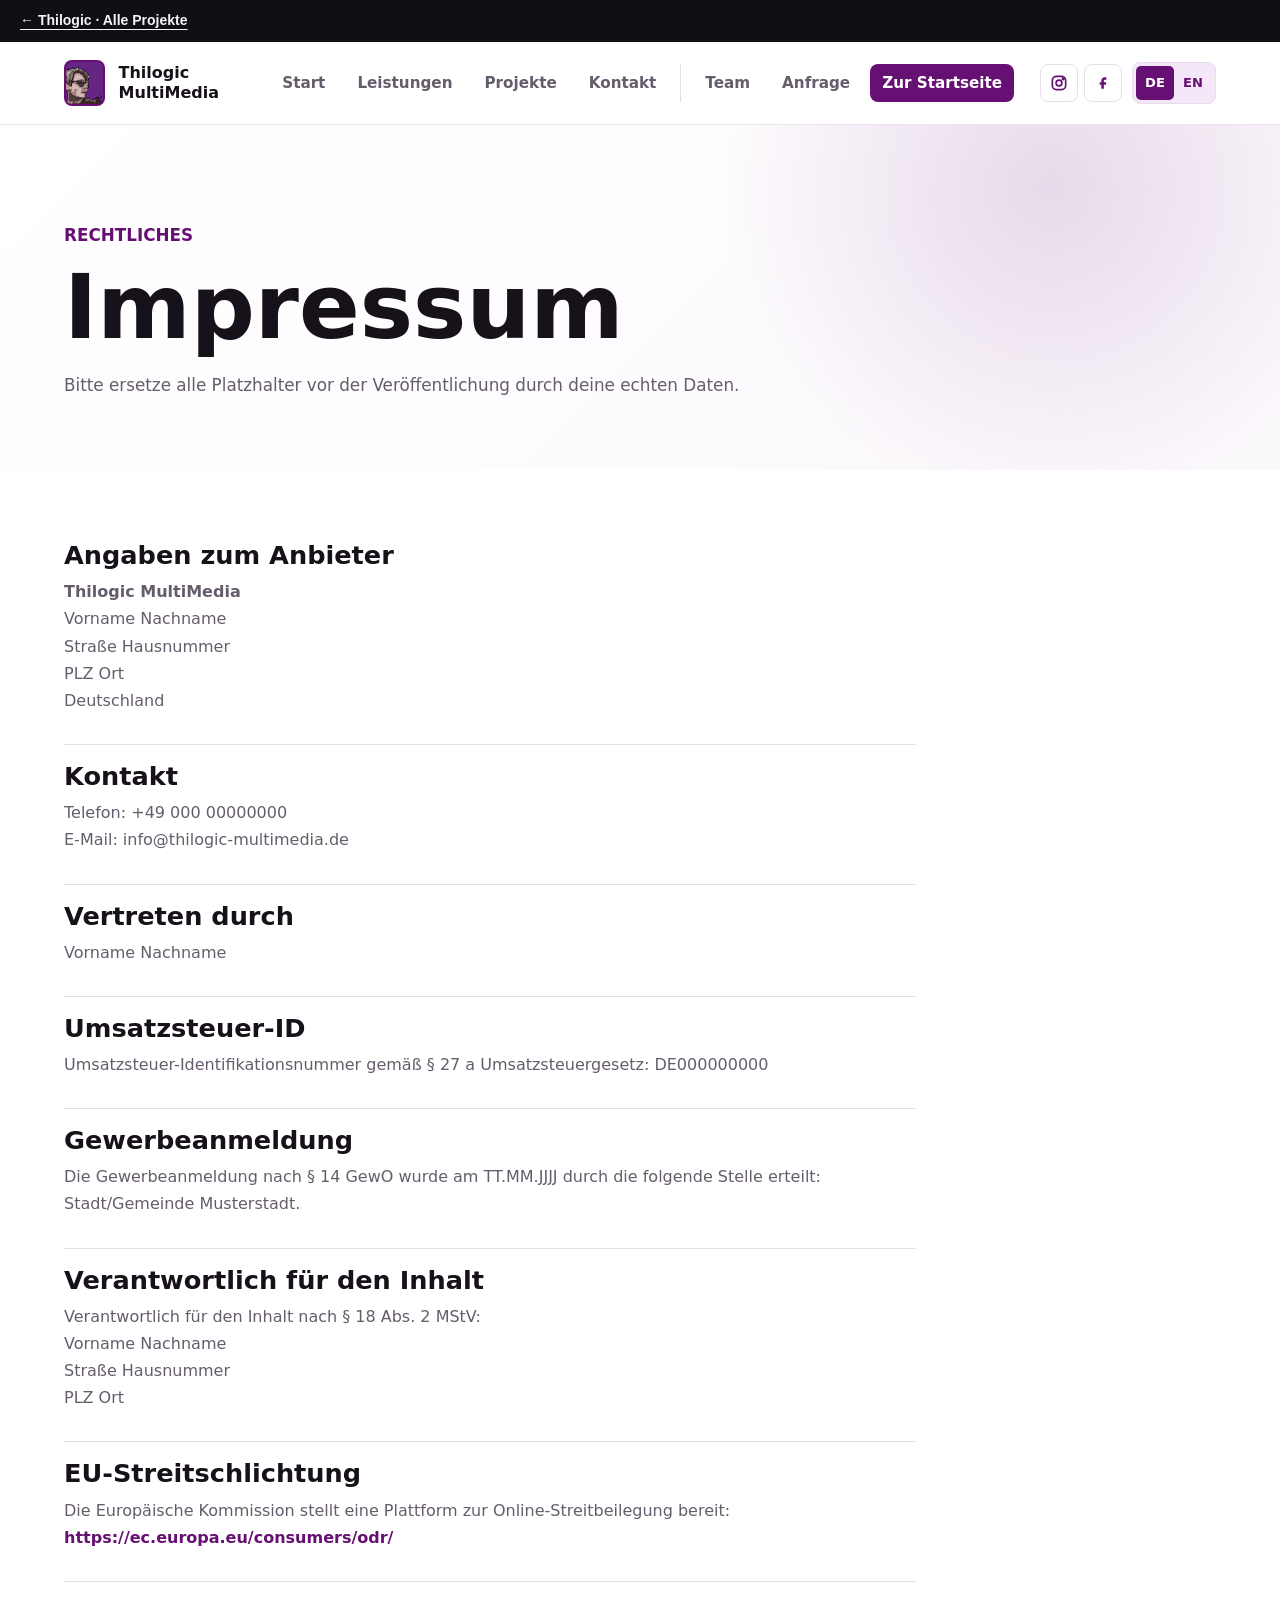
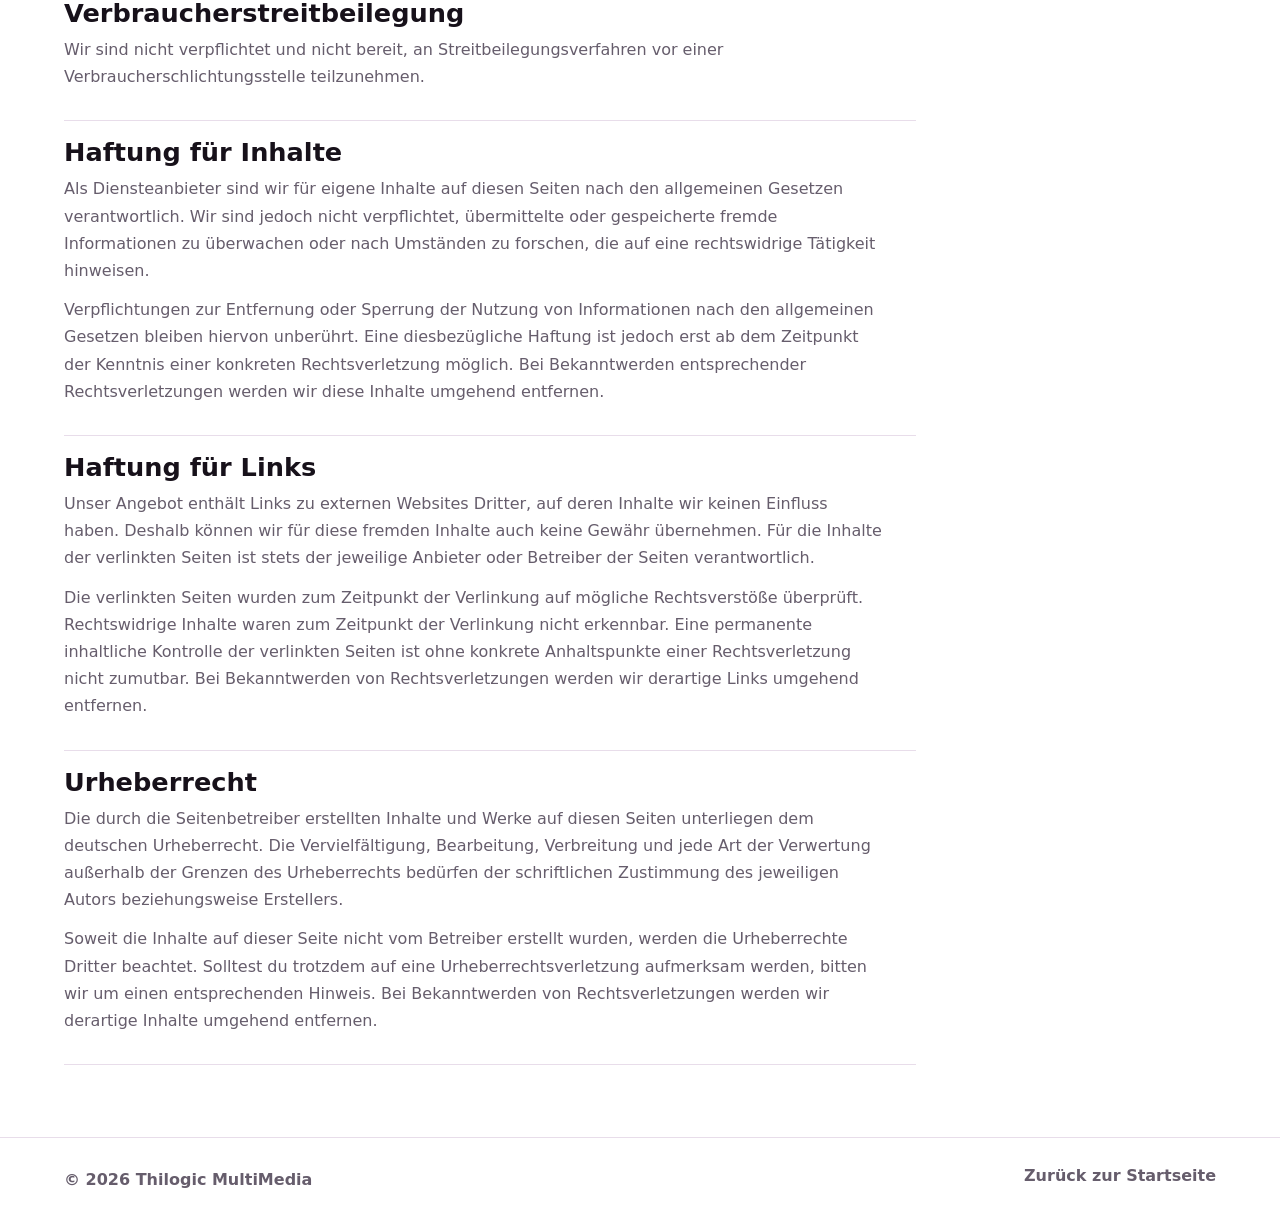
<file: multimedia/impressum.html>
<!doctype html>
<html lang="de">
  <head>
    <meta charset="utf-8" />
    <meta name="viewport" content="width=device-width, initial-scale=1" />
    <meta
      name="description"
      content="Impressum von Thilogic MultiMedia mit Angaben nach deutschem Recht."
    />
    <title>Impressum | Thilogic MultiMedia</title>
    <link rel="icon" type="image/jpeg" href="assets/images/logo.jpg" />
    <link rel="apple-touch-icon" href="assets/images/logo.jpg" />
    <link rel="stylesheet" href="styles.css?v=20" />
  </head>
  <body><a href="../" aria-label="Zur Thilogic-Projektübersicht" style="display:block;position:relative;z-index:30;padding:11px 20px;background:#101014;color:#f5f4f7;font:600 14px/1.4 Segoe UI,sans-serif;text-decoration:underline;text-underline-offset:4px">← Thilogic · Alle Projekte</a>
    <header class="site-header">
      <a class="brand" href="index.html" aria-label="Thilogic MultiMedia Startseite">
        <span class="brand-mark" aria-hidden="true">
          <img src="assets/images/logo.jpg" alt="" />
          <span>TM</span>
        </span>
        <span class="brand-name">
          <span>Thilogic</span>
          <span>MultiMedia</span>
        </span>
      </a>

      <nav class="site-nav legal-nav" id="site-nav" aria-label="Seitennavigation">
        <span class="nav-group nav-scroll-links">
          <a href="index.html#start" data-i18n="nav.start">Start</a>
          <a href="index.html#leistungen" data-i18n="nav.services">Leistungen</a>
          <a href="index.html#projekte" data-i18n="nav.preview">Projekte</a>
          <a href="index.html#kontakt" data-i18n="nav.contact">Kontakt</a>
        </span>
        <span class="nav-group nav-page-links">
          <a href="team.html" data-i18n="nav.team">Team</a>
          <a href="anfrage.html" data-i18n="nav.inquirySingle">Anfrage</a>
          <a class="nav-cta" href="index.html" data-i18n="nav.home">Zur Startseite</a>
        </span>
      </nav>

      <div class="header-tools">
        <div class="header-socials" aria-label="Social Media">
          <a href="https://www.instagram.com/_thilogic_/" target="_blank" rel="noopener noreferrer" aria-label="Instagram">
            <svg aria-hidden="true" viewBox="0 0 24 24">
              <rect x="4" y="4" width="16" height="16" rx="5"></rect>
              <circle cx="12" cy="12" r="3.5"></circle>
              <circle cx="17" cy="7" r="1"></circle>
            </svg>
          </a>
          <a href="https://www.facebook.com/thilogicmultimedia" target="_blank" rel="noopener noreferrer" aria-label="Facebook">
            <svg aria-hidden="true" viewBox="0 0 24 24">
              <path d="M14 8h2V5h-2c-2.2 0-4 1.8-4 4v2H8v3h2v5h3v-5h2.3l.7-3h-3V9c0-.6.4-1 1-1Z"></path>
            </svg>
          </a>
        </div>
        <div class="language-switch" aria-label="Sprache wechseln">
          <button type="button" data-lang-option="de" aria-pressed="true">DE</button>
          <button type="button" data-lang-option="en" aria-pressed="false">EN</button>
        </div>
        <button class="nav-toggle" type="button" aria-expanded="false" aria-controls="site-nav">
          <span></span>
          <span></span>
          <span></span>
          <span class="sr-only" data-i18n="nav.open">Menü öffnen</span>
        </button>
      </div>
    </header>

    <main>
      <section class="legal-hero">
        <p class="eyebrow" data-i18n="legal.eyebrow">Rechtliches</p>
        <h1 data-i18n="nav.legal">Impressum</h1>
        <p data-i18n="legal.intro">
          Bitte ersetze alle Platzhalter vor der Veröffentlichung durch deine
          echten Daten.
        </p>
      </section>

      <section class="legal-content" aria-label="Impressumsangaben">
        <article>
          <h2 data-i18n="legal.provider">Angaben zum Anbieter</h2>
          <p data-i18n-html="legal.providerText">
            <strong>Thilogic MultiMedia</strong><br />
            Vorname Nachname<br />
            Straße Hausnummer<br />
            PLZ Ort<br />
            Deutschland
          </p>
        </article>

        <article>
          <h2 data-i18n="nav.contact">Kontakt</h2>
          <p data-i18n-html="legal.contactText">
            Telefon: +49 000 00000000<br />
            E-Mail: info@thilogic-multimedia.de
          </p>
        </article>

        <article>
          <h2 data-i18n="legal.represented">Vertreten durch</h2>
          <p data-i18n="legal.namePlaceholder">Vorname Nachname</p>
        </article>

        <article>
          <h2 data-i18n="legal.vat">Umsatzsteuer-ID</h2>
          <p data-i18n="legal.vatText">
            Umsatzsteuer-Identifikationsnummer gemäß § 27 a Umsatzsteuergesetz:
            DE000000000
          </p>
        </article>

        <article>
          <h2 data-i18n="legal.businessRegistration">Gewerbeanmeldung</h2>
          <p data-i18n="legal.registrationText">
            Die Gewerbeanmeldung nach § 14 GewO wurde am TT.MM.JJJJ durch die
            folgende Stelle erteilt: Stadt/Gemeinde Musterstadt.
          </p>
        </article>

        <article>
          <h2 data-i18n="legal.contentResponsible">Verantwortlich für den Inhalt</h2>
          <p data-i18n-html="legal.responsibleText">
            Verantwortlich für den Inhalt nach § 18 Abs. 2 MStV:<br />
            Vorname Nachname<br />
            Straße Hausnummer<br />
            PLZ Ort
          </p>
        </article>

        <article>
          <h2 data-i18n="legal.euDispute">EU-Streitschlichtung</h2>
          <p data-i18n-html="legal.euText">
            Die Europäische Kommission stellt eine Plattform zur Online-Streitbeilegung
            bereit:
            <a href="https://ec.europa.eu/consumers/odr/" rel="noopener noreferrer">
              https://ec.europa.eu/consumers/odr/
            </a>
          </p>
        </article>

        <article>
          <h2 data-i18n="legal.consumerDispute">Verbraucherstreitbeilegung</h2>
          <p data-i18n="legal.consumerText">
            Wir sind nicht verpflichtet und nicht bereit, an Streitbeilegungsverfahren
            vor einer Verbraucherschlichtungsstelle teilzunehmen.
          </p>
        </article>

        <article>
          <h2 data-i18n="legal.contentLiability">Haftung für Inhalte</h2>
          <p data-i18n="legal.contentLiabilityText1">
            Als Diensteanbieter sind wir für eigene Inhalte auf diesen Seiten nach den
            allgemeinen Gesetzen verantwortlich. Wir sind jedoch nicht verpflichtet,
            übermittelte oder gespeicherte fremde Informationen zu überwachen oder nach
            Umständen zu forschen, die auf eine rechtswidrige Tätigkeit hinweisen.
          </p>
          <p data-i18n="legal.contentLiabilityText2">
            Verpflichtungen zur Entfernung oder Sperrung der Nutzung von Informationen
            nach den allgemeinen Gesetzen bleiben hiervon unberührt. Eine diesbezügliche
            Haftung ist jedoch erst ab dem Zeitpunkt der Kenntnis einer konkreten
            Rechtsverletzung möglich. Bei Bekanntwerden entsprechender Rechtsverletzungen
            werden wir diese Inhalte umgehend entfernen.
          </p>
        </article>

        <article>
          <h2 data-i18n="legal.linkLiability">Haftung für Links</h2>
          <p data-i18n="legal.linkLiabilityText1">
            Unser Angebot enthält Links zu externen Websites Dritter, auf deren Inhalte
            wir keinen Einfluss haben. Deshalb können wir für diese fremden Inhalte auch
            keine Gewähr übernehmen. Für die Inhalte der verlinkten Seiten ist stets der
            jeweilige Anbieter oder Betreiber der Seiten verantwortlich.
          </p>
          <p data-i18n="legal.linkLiabilityText2">
            Die verlinkten Seiten wurden zum Zeitpunkt der Verlinkung auf mögliche
            Rechtsverstöße überprüft. Rechtswidrige Inhalte waren zum Zeitpunkt der
            Verlinkung nicht erkennbar. Eine permanente inhaltliche Kontrolle der
            verlinkten Seiten ist ohne konkrete Anhaltspunkte einer Rechtsverletzung
            nicht zumutbar. Bei Bekanntwerden von Rechtsverletzungen werden wir
            derartige Links umgehend entfernen.
          </p>
        </article>

        <article>
          <h2 data-i18n="legal.copyright">Urheberrecht</h2>
          <p data-i18n="legal.copyrightText1">
            Die durch die Seitenbetreiber erstellten Inhalte und Werke auf diesen Seiten
            unterliegen dem deutschen Urheberrecht. Die Vervielfältigung, Bearbeitung,
            Verbreitung und jede Art der Verwertung außerhalb der Grenzen des
            Urheberrechts bedürfen der schriftlichen Zustimmung des jeweiligen Autors
            beziehungsweise Erstellers.
          </p>
          <p data-i18n="legal.copyrightText2">
            Soweit die Inhalte auf dieser Seite nicht vom Betreiber erstellt wurden,
            werden die Urheberrechte Dritter beachtet. Solltest du trotzdem auf eine
            Urheberrechtsverletzung aufmerksam werden, bitten wir um einen entsprechenden
            Hinweis. Bei Bekanntwerden von Rechtsverletzungen werden wir derartige
            Inhalte umgehend entfernen.
          </p>
        </article>
      </section>
    </main>

    <footer class="site-footer">
      <p>© 2026 Thilogic MultiMedia</p>
      <a href="index.html" data-i18n="legal.backHome">Zurück zur Startseite</a>
    </footer>

    <script src="script.js?v=20"></script>
  </body>
</html>
</file>
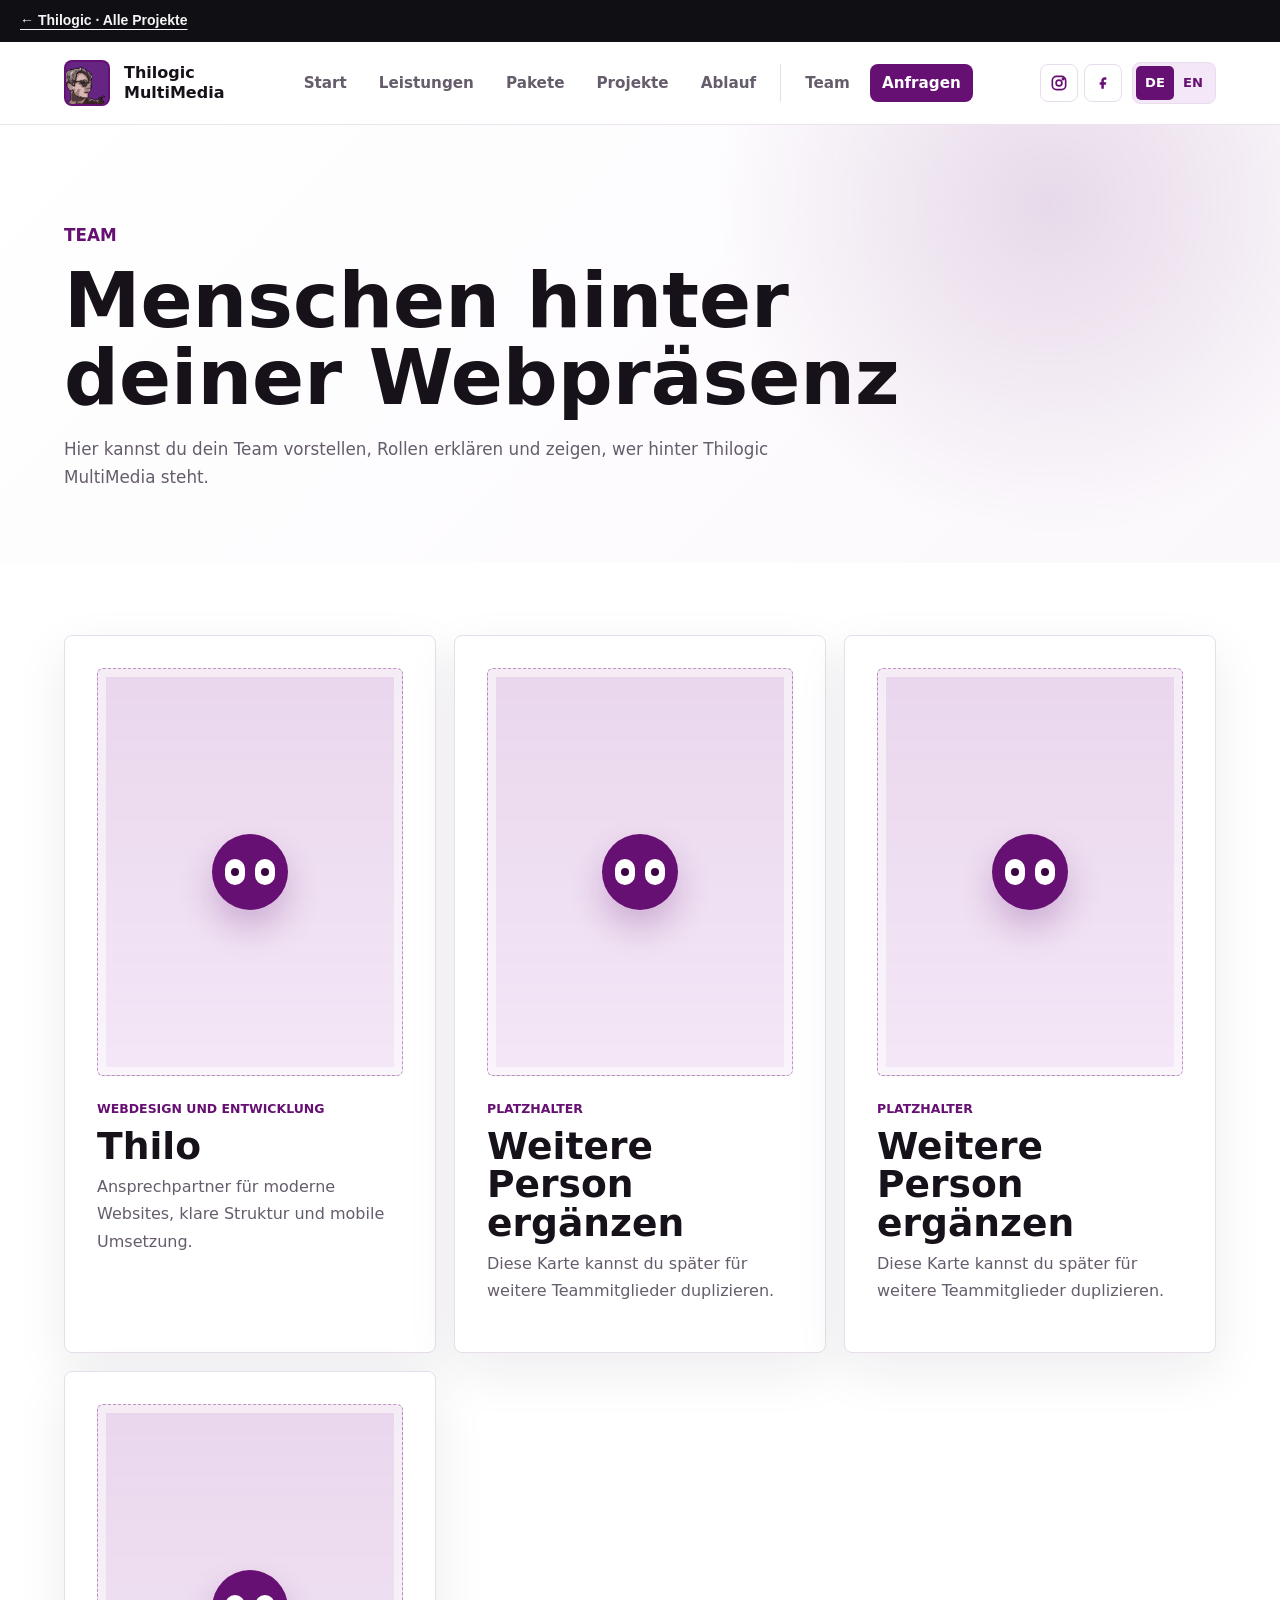
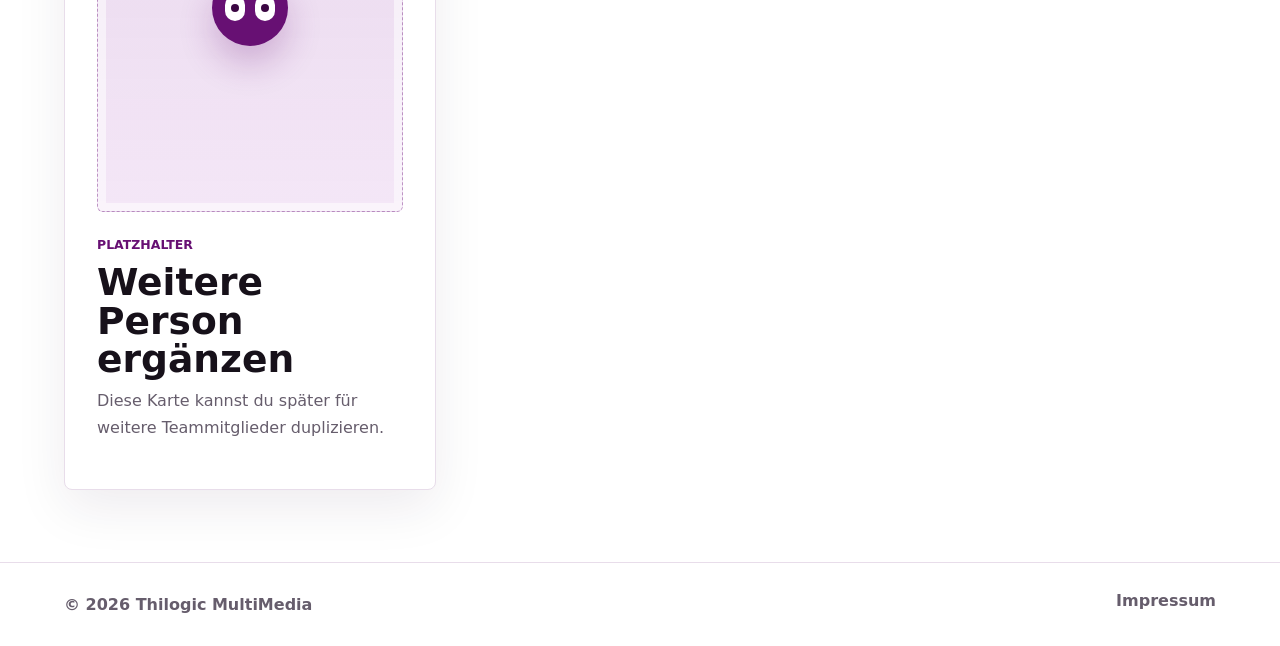
<file: multimedia/team.html>
<!doctype html>
<html lang="de">
  <head>
    <meta charset="utf-8" />
    <meta name="viewport" content="width=device-width, initial-scale=1" />
    <meta name="description" content="Das Team hinter Thilogic MultiMedia." />
    <title>Team | Thilogic MultiMedia</title>
    <link rel="icon" type="image/jpeg" href="assets/images/logo.jpg" />
    <link rel="apple-touch-icon" href="assets/images/logo.jpg" />
    <link rel="stylesheet" href="styles.css?v=20" />
  </head>
  <body><a href="../" aria-label="Zur Thilogic-Projektübersicht" style="display:block;position:relative;z-index:30;padding:11px 20px;background:#101014;color:#f5f4f7;font:600 14px/1.4 Segoe UI,sans-serif;text-decoration:underline;text-underline-offset:4px">← Thilogic · Alle Projekte</a>
    <header class="site-header">
      <a class="brand" href="index.html" aria-label="Thilogic MultiMedia Startseite">
        <span class="brand-mark" aria-hidden="true">
          <img src="assets/images/logo.jpg" alt="" />
          <span>TM</span>
        </span>
        <span class="brand-name">
          <span>Thilogic</span>
          <span>MultiMedia</span>
        </span>
      </a>

      <nav class="site-nav legal-nav" id="site-nav" aria-label="Seitennavigation">
        <span class="nav-group nav-scroll-links">
          <a href="index.html#start" data-i18n="nav.start">Start</a>
          <a href="index.html#leistungen" data-i18n="nav.services">Leistungen</a>
          <a href="index.html#pakete" data-i18n="nav.packages">Pakete</a>
          <a href="index.html#projekte" data-i18n="nav.preview">Projekte</a>
          <a href="index.html#prozess" data-i18n="nav.process">Ablauf</a>
        </span>
        <span class="nav-group nav-page-links">
          <a href="team.html" data-i18n="nav.team">Team</a>
          <a class="nav-cta" href="anfrage.html" data-i18n="nav.inquiry">Anfragen</a>
        </span>
      </nav>

      <div class="header-tools">
        <div class="header-socials" aria-label="Social Media">
          <a href="https://www.instagram.com/_thilogic_/" target="_blank" rel="noopener noreferrer" aria-label="Instagram">
            <svg aria-hidden="true" viewBox="0 0 24 24">
              <rect x="4" y="4" width="16" height="16" rx="5"></rect>
              <circle cx="12" cy="12" r="3.5"></circle>
              <circle cx="17" cy="7" r="1"></circle>
            </svg>
          </a>
          <a href="https://www.facebook.com/thilogicmultimedia" target="_blank" rel="noopener noreferrer" aria-label="Facebook">
            <svg aria-hidden="true" viewBox="0 0 24 24">
              <path d="M14 8h2V5h-2c-2.2 0-4 1.8-4 4v2H8v3h2v5h3v-5h2.3l.7-3h-3V9c0-.6.4-1 1-1Z"></path>
            </svg>
          </a>
        </div>
        <div class="language-switch" aria-label="Sprache wechseln">
          <button type="button" data-lang-option="de" aria-pressed="true">DE</button>
          <button type="button" data-lang-option="en" aria-pressed="false">EN</button>
        </div>
        <button class="nav-toggle" type="button" aria-expanded="false" aria-controls="site-nav">
          <span></span>
          <span></span>
          <span></span>
          <span class="sr-only" data-i18n="nav.open">Menü öffnen</span>
        </button>
      </div>
    </header>

    <main>
      <section class="team-hero">
        <p class="eyebrow" data-i18n="team.eyebrow">Team</p>
        <h1 data-i18n="team.title">Menschen hinter deiner Webpräsenz</h1>
        <p data-i18n="team.copy">
          Hier kannst du dein Team vorstellen, Rollen erklären und zeigen, wer hinter
          Thilogic MultiMedia steht.
        </p>
      </section>

      <section class="team-grid" aria-label="Teamübersicht">
        <article class="team-member">
          <div class="team-photo-placeholder cursor-aware is-front" aria-hidden="true">
            <span class="cursor-eyes"><span></span><span></span></span>
          </div>
          <div>
            <p class="team-role" data-i18n="team.roleFounder">Webdesign und Entwicklung</p>
            <h2>Thilo</h2>
            <p data-i18n="team.memberText">
              Ansprechpartner für moderne Websites, klare Struktur und mobile Umsetzung.
            </p>
          </div>
        </article>

        <article class="team-member placeholder-member">
          <div class="team-photo-placeholder cursor-aware empty is-front" aria-hidden="true">
            <span class="cursor-eyes"><span></span><span></span></span>
          </div>
          <div>
            <p class="team-role" data-i18n="team.rolePlaceholder">Platzhalter</p>
            <h2 data-i18n="team.addTitle">Weitere Person ergänzen</h2>
            <p data-i18n="team.addText">
              Diese Karte kannst du später für weitere Teammitglieder duplizieren.
            </p>
          </div>
        </article>

        <article class="team-member placeholder-member">
          <div class="team-photo-placeholder cursor-aware empty is-front" aria-hidden="true">
            <span class="cursor-eyes"><span></span><span></span></span>
          </div>
          <div>
            <p class="team-role" data-i18n="team.rolePlaceholder">Platzhalter</p>
            <h2 data-i18n="team.addTitle">Weitere Person ergänzen</h2>
            <p data-i18n="team.addText">
              Diese Karte kannst du später für weitere Teammitglieder duplizieren.
            </p>
          </div>
        </article>

        <article class="team-member placeholder-member">
          <div class="team-photo-placeholder cursor-aware empty is-front" aria-hidden="true">
            <span class="cursor-eyes"><span></span><span></span></span>
          </div>
          <div>
            <p class="team-role" data-i18n="team.rolePlaceholder">Platzhalter</p>
            <h2 data-i18n="team.addTitle">Weitere Person ergänzen</h2>
            <p data-i18n="team.addText">
              Diese Karte kannst du später für weitere Teammitglieder duplizieren.
            </p>
          </div>
        </article>
      </section>
    </main>

    <footer class="site-footer">
      <p>© 2026 Thilogic MultiMedia</p>
      <a href="impressum.html" data-i18n="nav.legal">Impressum</a>
    </footer>

    <script src="script.js?v=20"></script>
  </body>
</html>
</file>
<file: hub.css>
:root{color-scheme:dark;--bg:#101014;--text:#f5f4f7;--muted:#b8b6c2;--purple:#d899e6}*{box-sizing:border-box}body{margin:0;background:var(--bg);color:var(--text);font-family:Inter,"Segoe UI",Arial,sans-serif;font-size:16px}a{color:inherit;text-decoration:none}a:focus-visible{outline:3px solid #edb6f5;outline-offset:6px}.header,main,footer{width:min(1160px,calc(100% - 96px));margin:auto}.header{height:112px;display:flex;align-items:center;justify-content:space-between;border-bottom:1px solid #303039}.brand{display:flex;align-items:center;font-size:27px;font-weight:750;letter-spacing:-1px}.mark{display:grid;place-items:center;background:#671073;border:1px solid #ab57b7;border-radius:12px;width:43px;height:43px;margin-right:13px;font-size:25px;letter-spacing:-3px;padding-right:3px}.brand-dot{color:var(--purple)}.header-label,.eyebrow,.category{font-size:12px;font-weight:650;letter-spacing:2px}.header-label{color:var(--muted)}.intro{padding:58px 0 40px}.eyebrow{color:var(--purple);margin:0 0 22px}h1{font-size:clamp(40px,4.6vw,66px);line-height:1.08;letter-spacing:-2.6px;font-weight:650;margin:0}h1 span{color:#a8a5b4}.lead{color:var(--muted);line-height:1.65;margin:23px 0 0;font-size:17px}.projects{display:grid;grid-template-columns:1fr 1fr;gap:24px;padding-bottom:60px}.project{padding:30px 34px 0;border:1px solid #44404d;border-radius:20px;display:flex;flex-direction:column;transition:transform .2s,border-color .2s,background .2s;overflow:hidden}.business{background:#251b2e}.birthday{background:#1c2730}.project:hover{transform:translateY(-5px);border-color:#ba89ca}.birthday:hover{border-color:#86bbc4}.card-top{display:flex;align-items:center;justify-content:space-between;gap:20px;color:#d5bcdf}.birthday .card-top{color:#afced7}.number{font-size:14px;color:#b7a9bf}.project-name{display:flex;align-items:center;gap:23px;margin:34px 0 6px}.logo{border-radius:14px;object-fit:cover;flex-shrink:0}.project h2{font-size:36px;line-height:1.1;letter-spacing:-1px;margin:0;font-weight:650}.age{font-size:53px;font-weight:750;letter-spacing:-5px;color:#bfdee6;min-width:64px}.age span{color:#85adbc;font-size:35px}.project p{color:#cec3d4;line-height:1.7;max-width:390px;margin:20px 0 30px}.birthday p{color:#bcced8}.card-bottom{display:flex;align-items:center;justify-content:space-between;border-top:1px solid #ffffff24;min-height:78px;gap:15px;margin-top:auto;font-size:16px;font-weight:600}.arrow{font-size:26px;font-weight:400}footer{border-top:1px solid #303039;display:flex;gap:30px;align-items:center;padding:25px 0 30px;color:#a8a5b4;font-size:14px}.footer-note{margin-left:auto}footer a:hover{text-decoration:underline}.skip{position:absolute;top:-80px;left:20px;padding:15px;background:#671073;z-index:100}.skip:focus{top:15px}@media(max-width:760px){.header,main,footer{width:calc(100% - 40px)}.header{height:86px}.header-label{display:none}.intro{padding:40px 0 32px}h1{letter-spacing:-1.7px}.projects{grid-template-columns:1fr;gap:18px;padding-bottom:38px}.project{padding:25px 25px 0}.project h2{font-size:32px}.project-name{margin-top:28px}.category{font-size:12px;letter-spacing:1.2px}.footer-note{display:none}footer{justify-content:space-between}}@media(prefers-reduced-motion:reduce){.project{transition:none}.project:hover{transform:none}}
</file>
<file: geburtstag/styles.css>
:root {
  color-scheme: light;
  --bg: #f7f4ef;
  --ink: #181716;
  --muted: #6f6961;
  --line: #ded6cb;
  --panel: #fffaf3;
  --accent: #176c65;
  --accent-2: #b23a48;
  --gold: #d69c2f;
  --shadow: 0 18px 55px rgba(45, 35, 24, 0.13);
}

* {
  box-sizing: border-box;
}

body {
  margin: 0;
  min-height: 100vh;
  font-family: Inter, ui-sans-serif, system-ui, -apple-system, BlinkMacSystemFont, "Segoe UI", sans-serif;
  background: var(--bg);
  color: var(--ink);
}

button {
  font: inherit;
  min-width: 0;
}

.app {
  min-height: 100vh;
  display: grid;
  grid-template-columns: minmax(260px, 340px) 1fr;
}

.sidebar {
  padding: clamp(18px, 3vw, 28px);
  background: #211f1c;
  color: #fffaf3;
  display: flex;
  flex-direction: column;
  gap: 26px;
}

.brand p,
.kicker,
.item-type {
  margin: 0;
  font-size: 0.78rem;
  letter-spacing: 0;
  text-transform: uppercase;
  color: var(--muted);
  font-weight: 800;
}

.brand p {
  color: #d7cbbc;
}

.brand h1 {
  margin: 6px 0 0;
  max-width: 100%;
  font-size: clamp(2rem, 4vw, 2.7rem);
  line-height: 0.95;
  letter-spacing: 0;
  overflow-wrap: break-word;
}

.category-list {
  display: grid;
  gap: 10px;
}

.sidebar-actions {
  display: grid;
  gap: 8px;
}

.settings-button {
  min-height: 40px;
  border: 1px solid rgba(255, 250, 243, 0.18);
  border-radius: 8px;
  background: rgba(255, 250, 243, 0.08);
  color: #fffaf3;
  padding: 0 12px;
  text-align: left;
  font-weight: 850;
  cursor: pointer;
}

.settings-button:hover {
  background: #fffaf3;
  color: #211f1c;
}

.category-button {
  width: 100%;
  min-height: 58px;
  border: 1px solid rgba(255, 250, 243, 0.16);
  border-radius: 8px;
  background: rgba(255, 250, 243, 0.07);
  color: #fffaf3;
  display: grid;
  grid-template-columns: 36px 1fr;
  align-items: center;
  gap: 12px;
  padding: 10px 12px;
  text-align: left;
  cursor: pointer;
}

.category-button:hover,
.category-button.active {
  background: #fffaf3;
  color: #211f1c;
}

.category-number {
  width: 36px;
  height: 36px;
  border-radius: 50%;
  display: grid;
  place-items: center;
  background: var(--gold);
  color: #211f1c;
  font-weight: 900;
}

.category-button span:last-child {
  font-weight: 850;
  min-width: 0;
  overflow-wrap: anywhere;
}

.content {
  padding: clamp(16px, 3vw, 34px);
  min-width: 0;
}

.content-head {
  display: flex;
  align-items: center;
  gap: 16px;
  min-height: 62px;
}

.content-head h2 {
  margin: 4px 0 0;
  font-size: clamp(2rem, 5vw, 3.8rem);
  line-height: 1;
  letter-spacing: 0;
  overflow-wrap: anywhere;
}

.icon-button {
  width: 44px;
  height: 44px;
  border-radius: 50%;
  border: 1px solid var(--line);
  background: var(--panel);
  color: var(--ink);
  display: grid;
  place-items: center;
  font-size: 2rem;
  line-height: 1;
  cursor: pointer;
  flex: 0 0 auto;
}

.icon-button:hover {
  border-color: var(--accent);
}

.detail-view {
  margin-top: 18px;
}

.roll-box {
  border: 1px solid var(--line);
  border-radius: 8px;
  background: #fffaf3;
  padding: 12px;
  margin-bottom: 14px;
  display: flex;
  align-items: center;
  justify-content: space-between;
  gap: 12px;
  box-shadow: var(--shadow);
}

.roll-box[hidden] {
  display: none;
}

.roll-actions {
  display: flex;
  gap: 8px;
  flex-wrap: wrap;
}

.roll-button {
  min-height: 42px;
  border: 1px solid var(--line);
  border-radius: 8px;
  background: #fff;
  color: var(--ink);
  padding: 0 14px;
  font-weight: 850;
  cursor: pointer;
}

.roll-button.primary {
  background: var(--accent);
  border-color: var(--accent);
  color: #fff;
}

.roll-button:hover {
  border-color: var(--accent);
}

.inline-button {
  min-height: 36px;
  border: 1px solid var(--line);
  border-radius: 8px;
  background: #fff;
  color: var(--accent);
  padding: 0 12px;
  margin-top: 12px;
  font-weight: 850;
  cursor: pointer;
}

.inline-button:hover {
  border-color: var(--accent);
}

.roll-result {
  color: var(--muted);
  font-weight: 750;
  line-height: 1.35;
  min-width: 0;
  overflow-wrap: anywhere;
}

.tabs {
  display: inline-grid;
  grid-template-columns: 1fr 1fr;
  padding: 4px;
  border: 1px solid var(--line);
  border-radius: 8px;
  background: #eee6da;
}

.tab {
  min-width: 118px;
  height: 38px;
  border: 0;
  border-radius: 6px;
  background: transparent;
  color: var(--muted);
  font-weight: 850;
  cursor: pointer;
}

.tab.active {
  background: var(--accent);
  color: #fff;
}

.panel {
  margin-top: 18px;
  display: grid;
  grid-template-columns: repeat(auto-fit, minmax(230px, 1fr));
  gap: 14px;
}

.panel[hidden] {
  display: none;
}

.item {
  border: 1px solid var(--line);
  border-radius: 8px;
  background: var(--panel);
  padding: 18px;
  box-shadow: var(--shadow);
  min-width: 0;
}

.item.rolled {
  border-color: var(--accent-2);
  box-shadow: 0 0 0 3px rgba(178, 58, 72, 0.18), var(--shadow);
}

.item-title {
  margin: 0;
  font-size: 1.2rem;
  line-height: 1.25;
  overflow-wrap: anywhere;
}

.item-type {
  margin-bottom: 8px;
  color: var(--accent);
}

.item-detail {
  margin: 10px 0 0;
  color: var(--muted);
  line-height: 1.5;
  white-space: pre-wrap;
  overflow-wrap: anywhere;
}

.item-list {
  margin: 10px 0 0;
  padding-left: 20px;
  color: var(--muted);
  line-height: 1.45;
  overflow-wrap: anywhere;
}

.empty {
  color: var(--muted);
  grid-column: 1 / -1;
}

.modal {
  position: fixed;
  inset: 0;
  z-index: 100;
  display: grid;
  place-items: center;
  padding: 18px;
}

.modal[hidden] {
  display: none;
}

.modal-backdrop {
  position: absolute;
  inset: 0;
  background: rgba(24, 23, 22, 0.58);
}

.modal-panel {
  position: relative;
  width: min(460px, 100%);
  max-height: calc(100dvh - 36px);
  border: 1px solid var(--line);
  border-radius: 8px;
  background: var(--panel);
  color: var(--ink);
  padding: 18px;
  box-shadow: 0 24px 70px rgba(0, 0, 0, 0.25);
  display: flex;
  flex-direction: column;
}

.modal-head {
  display: flex;
  align-items: center;
  justify-content: space-between;
  gap: 12px;
  margin-bottom: 16px;
  flex: 0 0 auto;
}

.modal-head > div {
  min-width: 0;
}

.modal-head h2 {
  margin: 0;
  font-size: 1.35rem;
  overflow-wrap: anywhere;
}

.close-button {
  width: 38px;
  height: 38px;
  border: 1px solid var(--line);
  border-radius: 50%;
  background: #fff;
  color: var(--ink);
  font-size: 1.4rem;
  line-height: 1;
  cursor: pointer;
}

.item-modal-panel {
  width: min(760px, 100%);
}

.item-details-body {
  flex: 0 1 auto;
  min-height: 0;
  overflow: auto;
}

.item-details-body .item-detail:first-child {
  margin-top: 0;
}

.step-list {
  margin-top: 16px;
  border: 1px solid var(--line);
  border-radius: 8px;
  background: #fff;
  padding: 14px;
  display: flex;
  flex-direction: column;
}

.step-list-visual {
  height: min(590px, calc(100dvh - 160px));
}

.step-list-text-small {
  height: min(260px, calc(100dvh - 160px));
}

.step-list-text-medium {
  height: min(340px, calc(100dvh - 160px));
}

.step-list-text-large {
  height: min(430px, calc(100dvh - 160px));
}

.step-list-meta {
  margin: 0;
  color: var(--muted);
  font-size: 0.8rem;
  font-weight: 850;
  text-transform: uppercase;
}

.step-list-value {
  margin: 10px 0 0;
  color: var(--ink);
  font-size: clamp(1.8rem, 5vw, 3.2rem);
  font-weight: 900;
  line-height: 1.05;
  overflow-wrap: anywhere;
}

.step-list-image {
  display: block;
  width: 100%;
  height: min(52dvh, 460px);
  margin-top: 12px;
  border-radius: 8px;
  background: #eee6da;
  object-fit: contain;
}

.step-list-controls {
  display: grid;
  grid-template-columns: repeat(2, 1fr);
  gap: 10px;
  margin-top: auto;
  padding-top: 16px;
}

.step-list-controls .inline-button:nth-child(3) {
  grid-column: 1 / -1;
}

.step-list-controls .inline-button {
  min-height: 44px;
  margin-top: 0;
}

.pixel-list .step-list-image {
  transform: translateZ(0);
  transition: filter 160ms ease;
}

.pixel-list[data-pixel-stage="3"] .step-list-image {
  filter: blur(18px) contrast(1.25) saturate(1.2);
}

.pixel-list[data-pixel-stage="2"] .step-list-image {
  filter: blur(10px) contrast(1.18) saturate(1.12);
}

.pixel-list[data-pixel-stage="1"] .step-list-image {
  filter: blur(4px) contrast(1.08);
}

.pixel-list[data-pixel-stage="0"] .step-list-image {
  filter: none;
}

.timer-box {
  margin-top: 14px;
  border: 1px solid var(--line);
  border-radius: 8px;
  background: #211f1c;
  color: #fffaf3;
  padding: 14px;
}

.timer-display {
  margin: 0;
  font-size: clamp(2.2rem, 8vw, 4rem);
  font-weight: 900;
  line-height: 1;
  text-align: center;
}

.timer-controls {
  display: grid;
  grid-template-columns: 1fr 1fr;
  gap: 10px;
  margin-top: 12px;
}

.timer-controls .inline-button {
  min-height: 44px;
  margin-top: 0;
}

.timer-done {
  background: var(--accent-2);
}

.toggle-row {
  display: grid;
  grid-template-columns: 1fr auto;
  align-items: center;
  gap: 14px;
  border: 1px solid var(--line);
  border-radius: 8px;
  background: #fff;
  padding: 14px;
}

.toggle-row strong,
.toggle-row small {
  display: block;
}

.toggle-row small {
  margin-top: 4px;
  color: var(--muted);
  line-height: 1.35;
}

.toggle-row input {
  width: 22px;
  height: 22px;
  accent-color: var(--accent);
}

.flow-list {
  display: grid;
  gap: 12px;
}

.flow-item {
  border: 1px solid var(--line);
  border-radius: 8px;
  background: #fff;
  padding: 14px;
}

@media (max-width: 760px) {
  .app {
    grid-template-columns: 1fr;
  }

  .sidebar {
    padding: 14px;
    gap: 14px;
    position: sticky;
    top: 0;
    z-index: 10;
    box-shadow: 0 10px 28px rgba(0, 0, 0, 0.18);
  }

  .brand h1 {
    font-size: 1.95rem;
  }

  .brand p {
    font-size: 0.72rem;
  }

  .category-list {
    grid-template-columns: repeat(3, minmax(0, 1fr));
    gap: 8px;
  }

  .settings-button {
    min-height: 42px;
    text-align: center;
  }

  .sidebar-actions {
    grid-template-columns: 1fr 1fr;
  }

  .category-button {
    grid-template-columns: 1fr;
    justify-items: center;
    min-height: 68px;
    gap: 6px;
    padding: 8px 6px;
    text-align: center;
    font-size: 0.82rem;
  }

  .category-number {
    width: 28px;
    height: 28px;
  }

  .content {
    padding: 14px;
  }

  .content-head {
    align-items: flex-start;
    min-height: 0;
    gap: 10px;
  }

  .content-head h2 {
    font-size: 2rem;
  }

  .icon-button {
    display: none;
  }

  .detail-view {
    margin-top: 12px;
  }

  .roll-box {
    align-items: stretch;
    flex-direction: column;
    padding: 10px;
    gap: 10px;
  }

  .roll-actions {
    display: grid;
    grid-template-columns: 1fr 1fr;
  }

  .roll-button {
    min-height: 46px;
    padding: 0 10px;
    font-size: 0.9rem;
  }

  .tabs {
    display: grid;
    width: 100%;
  }

  .tab {
    min-width: 0;
    height: 44px;
  }

  .panel {
    grid-template-columns: 1fr;
    gap: 10px;
    margin-top: 12px;
  }

  .item {
    padding: 14px;
  }

  .item-title {
    font-size: 1.08rem;
  }

  .modal {
    align-items: end;
    padding: 10px;
  }

  .modal-panel {
    max-height: calc(100dvh - 20px);
    padding: 14px;
  }

  .item-modal-panel {
    width: 100%;
  }

  .modal-head {
    margin-bottom: 10px;
  }

  .modal-head h2 {
    font-size: 1.12rem;
  }

  .item-details-body {
    overflow: auto;
  }

  .step-list {
    margin-top: 10px;
    padding: 10px;
  }

  .step-list-visual {
    height: min(560px, calc(100dvh - 128px));
  }

  .step-list-text-small {
    height: min(230px, calc(100dvh - 128px));
  }

  .step-list-text-medium {
    height: min(300px, calc(100dvh - 128px));
  }

  .step-list-text-large {
    height: min(390px, calc(100dvh - 128px));
  }

  .step-list-image {
    height: 34dvh;
    margin-top: 8px;
  }

  .step-list-value {
    margin-top: 8px;
    font-size: clamp(1.45rem, 8vw, 2.35rem);
  }

  .step-list-controls {
    gap: 8px;
    margin-top: 10px;
  }

  .step-list-controls .inline-button,
  .timer-controls .inline-button {
    min-height: 42px;
  }

  .timer-box {
    margin-top: 10px;
    padding: 10px;
  }

  .timer-display {
    font-size: clamp(2rem, 12vw, 3rem);
  }
}

@media (max-width: 390px) {
  .category-list {
    grid-template-columns: repeat(2, minmax(0, 1fr));
  }
}
</file>
<file: minecraft-farmen/style.css>
@import url('https://fonts.googleapis.com/css2?family=DM+Sans:wght@400;500;600;700&family=Space+Grotesk:wght@400;500;600;700&display=swap');
:root{color-scheme:dark;--bg:#101914;--panel:#18231c;--line:#304035;--muted:#a0afa3;--green:#c2ee89}*{box-sizing:border-box}body{margin:0;background:var(--bg);color:#f0f3e9;font-family:'DM Sans',sans-serif}button,input,textarea,select{font:inherit}button,a,input,select,textarea{-webkit-tap-highlight-color:transparent}button{cursor:pointer;border:1px solid var(--line);background:transparent;color:inherit;border-radius:8px;padding:11px 16px;font-weight:600}button:hover{background:#293a2c}button:focus-visible,a:focus-visible,input:focus-visible,textarea:focus-visible,select:focus-visible{outline:2px solid var(--green);outline-offset:3px}header{height:90px;border-bottom:1px solid var(--line);display:flex;align-items:center;justify-content:space-between;padding:0 6vw}.brand{font-family:'Space Grotesk',sans-serif;text-decoration:none;color:inherit;letter-spacing:2px;font-weight:700;display:flex;align-items:center;gap:12px}.logo{color:var(--green);font-size:35px}.edition{font-family:'DM Sans';font-size:9px;color:var(--muted);letter-spacing:1.3px;border-left:1px solid var(--line);padding-left:16px;margin-left:5px}.local{font-size:12px;color:var(--muted)}.local i{display:inline-block;background:var(--green);width:6px;height:6px;border-radius:50%;margin-right:8px}main{max-width:1320px;margin:auto;padding:0 6vw}.hero{display:grid;grid-template-columns:1.1fr 1fr;gap:50px;align-items:center;padding:66px 0 64px}.eyebrow{color:var(--green);font-size:10px;font-weight:700;letter-spacing:2.2px;margin:0 0 19px}h1,h2,h3{font-family:'Space Grotesk',sans-serif}h1{font-size:clamp(40px,4.8vw,68px);line-height:1.08;letter-spacing:-2.7px;margin:0}h1 em{font-style:normal;color:var(--green)}.intro{font-size:14px;line-height:1.8;color:var(--muted);max-width:440px;margin:25px 0}.primary{background:var(--green);border-color:var(--green);color:#192215}.primary:hover{background:#d5ffa4}.landscape{height:310px;background:#243b31;border:1px solid #45604b;position:relative;overflow:hidden;border-radius:16px}.landscape:after{content:'';position:absolute;inset:0;background-image:linear-gradient(#ffffff04 1px,transparent 1px),linear-gradient(90deg,#ffffff04 1px,transparent 1px);background-size:24px 24px}.sun{position:absolute;width:48px;height:48px;background:#e7d89b;right:65px;top:35px;box-shadow:0 0 60px #dddc7844}.mountain{position:absolute;clip-path:polygon(0 100%,0 45%,15% 45%,15% 15%,35% 15%,35% 0,60% 0,60% 35%,80% 35%,80% 65%,100% 65%,100% 100%);height:180px;width:310px;bottom:60px;background:#3c5742}.back{right:-90px;background:#334d40;bottom:95px}.front{left:-50px}.ground{position:absolute;bottom:0;height:110px;background:#293b28;width:100%;border-top:14px solid #64884e}.plot{position:absolute;left:21%;top:52%;width:58%;height:100px;display:grid;grid-template-columns:repeat(3,1fr);transform:skewY(-8deg);background:repeating-linear-gradient(90deg,#655033 0px,#655033 30px,#31575a 30px,#31575a 40px);border:7px solid #779452;box-shadow:12px 18px 0 #1d2e21}.plot span{text-align:center;font-size:30px;margin-top:-15px}.block{position:absolute;left:35px;bottom:35px;font-size:55px;color:#c2ee89;transform:rotate(-8deg)}.scene-label{position:absolute;bottom:18px;right:20px;color:#b6c69b;font-size:8px;letter-spacing:2px}.collection{border-top:1px solid var(--line);padding-top:34px}.section-top{display:flex;justify-content:space-between;align-items:center}.section-top .eyebrow{font-size:9px;margin-bottom:9px}h2{font-size:27px;letter-spacing:-.8px;margin:0}#count{vertical-align:middle;display:inline-block;font-size:12px;background:#28392b;padding:5px 9px;border-radius:5px;color:var(--green);margin-left:7px}.tools{display:flex;gap:8px}.tools button{font-size:12px}.filters{display:flex;gap:12px;margin:25px 0}input,textarea,select{width:100%;background:#121d16;border:1px solid var(--line);color:inherit;border-radius:7px;padding:12px}input::placeholder,textarea::placeholder{color:#7d8d80}.search{position:relative;flex:1}.search span{position:absolute;font-size:26px;left:13px;top:4px;color:var(--muted)}.search input{padding-left:42px}.filters select{width:180px;font-size:12px}.cards{display:grid;grid-template-columns:repeat(3,minmax(0,1fr));gap:20px}.card{border:1px solid var(--line);background:var(--panel);border-radius:12px;overflow:hidden}.card-head{height:100px;display:flex;justify-content:space-between;align-items:center;padding:24px;background:linear-gradient(130deg,#31452c,#202e24)}.card-icon{font-size:40px}.badge{font-size:10px;background:#101914b8;border:1px solid #59694a;border-radius:20px;padding:6px 10px;color:var(--green)}.card-body{padding:21px}.meta{color:var(--muted);font-size:10px;letter-spacing:1px}.card h3{font-size:21px;margin:10px 0;overflow-wrap:anywhere}.notes{color:var(--muted);font-size:12px;line-height:1.7;white-space:pre-wrap;overflow-wrap:anywhere}.progress-label{display:flex;justify-content:space-between;color:var(--muted);font-size:11px;margin-top:20px}.progress{height:4px;background:#334437;border-radius:4px;margin:8px 0 14px;overflow:hidden}.progress div{height:100%;background:var(--green)}details summary{cursor:pointer;font-size:12px;color:var(--muted);padding:6px 0}.material{display:flex;align-items:flex-start;gap:8px;font-size:12px;margin-top:12px;overflow-wrap:anywhere}.material input{width:auto;accent-color:var(--green);margin:2px 0}.material:has(input:checked) span{text-decoration:line-through;color:#809482}.card-actions{display:flex;gap:8px;align-items:center;border-top:1px solid var(--line);margin-top:20px;padding-top:16px}.video{font-size:12px;color:var(--green);text-decoration:none;margin-right:auto}.card-actions button{font-size:11px;padding:7px}.empty{text-align:center;border:1px dashed var(--line);border-radius:12px;padding:42px 20px 48px;background:radial-gradient(ellipse at center,#21332080,transparent 70%)}.empty>span{font-size:40px;color:var(--green)}.empty h3{font-size:22px;margin:12px 0}.empty p{font-size:13px;color:var(--muted);margin:0 0 24px}footer{display:flex;justify-content:space-between;gap:20px;border-top:1px solid var(--line);margin-top:48px;padding:25px 0;color:var(--muted);font-size:11px}footer>span{font-size:10px;letter-spacing:1px}footer small{font-size:10px;letter-spacing:0}dialog{color:inherit;background:#18231c;border:1px solid #4e654f;border-radius:16px;width:min(600px,94vw);max-height:90vh;padding:28px}dialog::backdrop{background:#070f0bc9;backdrop-filter:blur(5px)}.dialog-top{display:flex;justify-content:space-between;align-items:center;margin-bottom:25px}.dialog-top .eyebrow{font-size:8px;margin-bottom:8px}.dialog-top .close{font-size:24px;border:0;padding:3px 10px}form label{display:block;font-size:12px;margin:15px 0}form label input,form label textarea,form label select{display:block;margin-top:8px}form small{display:block;font-size:10px;color:var(--muted);margin-top:6px}.form-grid{display:grid;grid-template-columns:1fr 1fr;gap:0 15px}.form-grid label{margin:6px 0}.form-actions{display:flex;justify-content:flex-end;gap:10px;margin-top:24px}#toast{position:fixed;bottom:25px;left:50%;transform:translateX(-50%);background:var(--green);color:#152212;padding:13px 22px;border-radius:8px;z-index:10;box-shadow:0 5px 30px #0005;font-size:13px}#toast:empty{display:none}[hidden]{display:none!important}@media(min-width:1500px){main{padding:0 50px}}@media(max-width:850px){.hero{gap:24px}.landscape{height:270px}.cards{grid-template-columns:1fr 1fr}.edition{display:none}h1{font-size:48px}}@media(max-width:600px){header{height:72px}.hero{grid-template-columns:1fr;padding:38px 0}.landscape{height:210px}.hero h1{font-size:46px}.intro{font-size:13px}.section-top{align-items:flex-start;gap:15px;flex-direction:column}.filters{flex-wrap:wrap}.search{flex-basis:100%}.filters select{width:calc(50% - 6px)}.cards{grid-template-columns:1fr}footer{flex-direction:column}.local{font-size:10px}.brand{font-size:14px}dialog{padding:22px}.form-grid{gap:0 10px}.tools button{padding:9px 12px}}
</file>
<file: minecraft-farmen/minecraft.css>
@import url('https://fonts.googleapis.com/css2?family=Pixelify+Sans:wght@400;500;600;700&display=swap');
.inventory{margin:18px 0;background:#c6c6c6;border:2px solid #555;padding:10px;box-shadow:inset 2px 2px #eee;color:#222}.inventory-title{font-family:'Pixelify Sans',monospace;font-size:19px;margin:0 0 10px;display:flex;justify-content:space-between;gap:8px}.inventory-title>span{font-size:14px}.inventory-grid{display:grid;grid-template-columns:repeat(9,minmax(0,1fr));gap:3px}.inventory-slot{aspect-ratio:1;position:relative;background:#8b8b8b;box-shadow:inset 2px 2px #373737,inset -2px -2px #eee;min-width:0;display:flex;align-items:center;justify-content:center}.item-block{font-size:clamp(12px,2vw,25px);color:#c4d294;text-shadow:2px 2px #3e4a2e}.slot-name{position:absolute;left:3px;right:3px;top:3px;font-size:7px;white-space:nowrap;overflow:hidden;text-overflow:ellipsis;color:#fff;text-shadow:1px 1px #000}.inventory-slot b{position:absolute;right:3px;bottom:0;font-family:'Pixelify Sans',monospace;font-size:16px;color:#fff;text-shadow:2px 2px #222}.inventory-slot.collected{background:#728b5b}.inventory-slot.collected:after{content:'✓';position:absolute;left:3px;bottom:0;color:#dcffb7;font-size:12px}.stack-summary{list-style:none;padding:0;margin:12px 0 0}.stack-summary li{padding:7px 0;border-top:1px solid #999;font-size:12px;overflow-wrap:anywhere}.stack-summary strong,.stack-summary span{display:block}.stack-summary span{font-size:11px;margin-top:3px;color:#333}.inventory-overflow,.inventory-error{font-size:12px;line-height:1.6}.inventory-error{color:#8b1919}.stack-summary small{font-size:10px}#inventory-preview .item-block{font-size:28px}
/* Original block textures made with CSS. No game assets required. */
html{scrollbar-gutter:stable}html:has(#editor[open]),body:has(#editor[open]){overflow:hidden;overscroll-behavior:none}#editor{overflow-y:auto;overscroll-behavior:contain;touch-action:pan-y;-webkit-overflow-scrolling:touch}.material-tiles,#material-rows{overscroll-behavior:contain}.material-feedback{font-family:'Pixelify Sans',monospace;font-size:18px;color:#31521c;min-height:22px;margin:10px 0}.material-tile:active{background:#627b46}.material-tile span{font-weight:600}
.material-tabs{display:flex;flex-wrap:wrap;gap:6px;margin:5px 0 14px}.material-tabs button{font-size:15px;padding:7px 10px}.material-tabs button[aria-pressed=true],.material-tile[aria-pressed=true]{background:#627b46;border-color:#284318;outline:2px solid #88b74e;outline-offset:-4px}.material-tiles{display:grid;grid-template-columns:repeat(5,minmax(0,1fr));gap:7px;max-height:300px;overflow:auto;padding:3px}.material-tile{display:flex;flex-direction:column;align-items:center;justify-content:flex-start;gap:6px;padding:10px 4px;min-width:0;min-height:94px}.material-tile svg{width:38px;height:38px;flex-shrink:0;filter:drop-shadow(2px 3px #0005)}.material-tile span{font-size:13px;line-height:1.15;overflow-wrap:anywhere}.selected-material{display:flex;align-items:center;gap:10px;background:#a7a7a7;padding:9px 12px;margin-top:15px;border:2px solid #777;font-family:'Pixelify Sans',monospace;font-size:22px}.selected-material svg{width:30px;height:30px}.material-quick{display:flex;gap:6px;flex-wrap:wrap;margin-top:10px}.material-quick button{font-size:14px;padding:6px 10px}.material-edit-name svg{width:26px;height:26px;vertical-align:middle;margin-right:5px}@media(max-width:480px){.material-tiles{grid-template-columns:repeat(4,minmax(0,1fr));gap:5px}.material-tile span{font-size:12px}.material-tile{min-height:88px}.material-tabs button{font-size:14px}}
.material-picker{border:2px solid #777;padding:14px;margin:20px 0;min-width:0}.material-picker legend{font-family:'Pixelify Sans',monospace;font-size:22px;padding:0 8px}.material-picker-controls{display:grid;grid-template-columns:1fr 1fr auto;gap:10px;align-items:end}.material-picker-controls label{margin:12px 0 0}.material-picker-controls button{padding:12px 10px;font-size:17px;min-height:45px}.picker-hint{font-size:11px;line-height:1.6;color:#444}.material-edit-row{display:grid;grid-template-columns:minmax(0,1fr) 84px 76px 32px;gap:8px;align-items:center;border-top:1px solid #999;padding:10px 0}.material-edit-name{font-size:13px;overflow-wrap:anywhere}.material-edit-row label{font-size:10px;margin:0}.material-edit-row input,.material-edit-row select{padding:7px;margin-top:3px}.material-edit-row button{padding:6px;font-size:15px}#material-rows{max-height:330px;overflow:auto;margin-top:15px}@media(max-width:480px){.material-picker{padding:10px}.material-picker-controls{grid-template-columns:1fr 1fr}.material-picker-controls button{grid-column:1/-1}.material-edit-row{grid-template-columns:minmax(0,1fr) 65px 60px 29px;gap:5px}.material-edit-name{font-size:11px}}
:root{--bg:#34261b;--panel:#c6c6c6;--line:#1b1b1b;--muted:#d0c4ac;--green:#88c643}
body{background-color:#3c2b1e;background-image:repeating-conic-gradient(#ffffff05 0 25%,#00000014 0 50%);background-size:32px 32px;color:#fff6de}
header{height:84px;background:#252525;border-bottom:4px solid #111;box-shadow:0 4px 0 #ffffff16,inset 0 3px #ffffff15}.brand{font-family:'Pixelify Sans',monospace;letter-spacing:2px;font-size:26px;text-shadow:3px 3px #000}.logo{background:#588d30;border:3px solid #182713;box-shadow:inset 3px 3px #9ac56d,inset -3px -3px #345a1b;font-size:30px;padding:0 5px;color:#cce89f}.edition{font-family:'Pixelify Sans',monospace;font-size:11px;color:#bdbdbd;border-color:#666}.local{font-family:'Pixelify Sans',monospace;font-size:16px;color:#bebebe}.local i{border-radius:0;box-shadow:2px 2px #000}
main{max-width:1400px}.hero{padding:52px 0 44px;gap:40px}.eyebrow{font-family:'Pixelify Sans',monospace;font-size:14px;letter-spacing:2px;color:#b5dc79;text-shadow:2px 2px #000}h1,h2,h3{font-family:'Pixelify Sans',monospace}h1{font-size:clamp(48px,5.6vw,80px);letter-spacing:-1px;line-height:1;text-shadow:4px 4px #171710}h1 em{color:#a5da69}.intro{color:#e0d6c1;text-shadow:1px 2px #21170e;font-size:14px}.primary,button{border-radius:0;border:2px solid #151515;box-shadow:inset 2px 2px #ffffff8a,inset -3px -3px #0007,2px 2px #0005;background:#727272;color:white;text-shadow:2px 2px #323232;font-family:'Pixelify Sans',monospace;font-size:18px;font-weight:500;padding:11px 19px}button:hover{background:#8585a1;border-color:#e8e8ff}button:active{transform:translateY(2px);box-shadow:inset 2px 2px #0007}.primary{background:#548b31;color:#fff;text-shadow:2px 2px #254414}.primary:hover{background:#6b9c45;border-color:#c7e49b}
.landscape{height:330px;background:#83bbdf;border:4px solid #171913;border-radius:0;box-shadow:inset 4px 4px #ffffff4a,6px 6px #0005;image-rendering:pixelated}.landscape:after{background:repeating-conic-gradient(#ffffff05 0 25%,transparent 0 50%);background-size:24px 24px;pointer-events:none}.sun{width:48px;height:48px;top:32px;right:56px;background:#fff5b5;box-shadow:0 0 0 8px #fff7c02a}.landscape:before{content:'';position:absolute;top:45px;left:35px;width:74px;height:20px;background:#fff;box-shadow:28px -12px #fff,54px 3px #fff,225px 42px #ffffffbb,245px 30px #ffffffbb}.mountain{background:#527d42;bottom:80px;height:160px}.back{background:#6d9c68;bottom:105px}.front{background:#466c34}.ground{height:116px;background-color:#795338;background-image:repeating-conic-gradient(#0002 0 25%,#ffffff08 0 50%);background-size:24px 24px;border-top:18px solid #6da333;box-shadow:0 -5px #3b6229,inset 0 8px #4b6c2b}.plot{top:52%;left:20%;height:104px;border:6px solid #8b6b3d;box-shadow:10px 14px #3d3424;background:repeating-linear-gradient(90deg,#61482a 0 28px,#795832 28px 34px,#3a87ac 34px 46px);transform:skewY(-7deg)}.plot span{font-size:0;position:relative;margin:5px auto;width:5px;height:32px;background:#dbbf48;box-shadow:6px -4px #b6a43e,-6px -8px #e3cb5b,0 8px #5c972c}.plot span:after{content:'';position:absolute;top:8px;left:-8px;width:8px;height:5px;background:#a3bf37;box-shadow:12px 8px #a3bf37}.block{font-size:0;left:27px;bottom:37px;width:45px;height:48px;background:#895b38;border:3px solid #382c1e;border-top:12px solid #75a83d;box-shadow:inset -10px 0 #0003,5px 5px #0004;transform:none}.scene-label{font-family:'Pixelify Sans',monospace;font-size:10px;color:#f2dfbb;text-shadow:2px 2px #33220f;letter-spacing:1px;bottom:16px}
.collection{background:#c6c6c6;border:4px solid #171717;box-shadow:inset 4px 4px #fff,inset -4px -4px #555,6px 6px #0005;color:#292929;padding:28px;margin-bottom:30px}.section-top .eyebrow{font-size:12px;color:#456331;text-shadow:none;margin-bottom:7px}h2{font-size:34px;letter-spacing:0;text-shadow:2px 2px #fff8}#count{border-radius:0;background:#8b8b8b;box-shadow:inset 2px 2px #333,inset -2px -2px #fff;color:#fff;font-family:'Pixelify Sans';font-size:17px;padding:3px 10px;text-shadow:2px 2px #333}.tools button{font-size:16px}.filters{gap:10px}input,textarea,select{border-radius:0;background:#282828;border:2px solid #111;box-shadow:inset 2px 2px #0007,1px 1px #fff;color:#eee}input::placeholder,textarea::placeholder{color:#aaa}.search span{color:#ddd}.filters select{font-family:'Pixelify Sans',monospace;font-size:17px;width:185px}.search input{font-size:13px}.cards{gap:18px}.card{border:3px solid #373737;border-radius:0;background:#adadad;box-shadow:inset 3px 3px #eee,inset -3px -3px #686868,3px 3px #0003}.card-head{height:95px;background-color:#657449;background-image:repeating-conic-gradient(#ffffff0b 0 25%,#00000012 0 50%);background-size:24px 24px;border-bottom:4px solid #444e30;padding:18px}.card-icon{background:#8b8b8b;min-width:60px;text-align:center;border:2px solid #373737;box-shadow:inset 2px 2px #ddd,inset -3px -3px #444;font-size:34px}.badge{border-radius:0;background:#24351e;color:#d4eda3;border:2px solid #182512;font-family:'Pixelify Sans',monospace;font-size:16px;box-shadow:2px 2px #0004;padding:4px 9px}.meta{color:#484848;font-family:'Pixelify Sans',monospace;font-size:14px;letter-spacing:0}.card h3{font-size:28px;text-shadow:1px 1px #eee}.notes{color:#333}.progress-label{color:#383838;font-size:12px}.progress{border-radius:0;background:#323232;height:10px;border:2px solid #171717;box-shadow:1px 1px #eee}.progress div{background:#81c63d;box-shadow:inset 0 2px #bcf46b}details summary{color:#292929;font-family:'Pixelify Sans',monospace;font-size:18px}.material{color:#242424;font-size:13px}.material input{box-shadow:none;width:17px;height:17px}.material:has(input:checked) span{color:#4d6141}.card-actions{border-color:#777}.video{font-family:'Pixelify Sans',monospace;font-size:17px;color:#294c17}.card-actions button{font-size:15px;padding:7px}.empty{border:2px solid #555;border-radius:0;background:#8b8b8b;box-shadow:inset 3px 3px #373737,inset -3px -3px #eee;padding:34px 15px 39px}.empty>span{display:inline-block;background:#686868;border:2px solid #333;box-shadow:inset 2px 2px #aaa,inset -2px -2px #444;color:#c3dc92;font-size:44px;width:65px;height:65px}.empty h3{font-size:29px;color:#fff;text-shadow:2px 2px #333;margin-top:18px}.empty p{color:#e5e5e5;font-size:13px}.empty .primary{font-size:20px}footer{border-color:#745c40;color:#d2c3aa;margin-top:30px;font-family:'Pixelify Sans',monospace}footer>span{font-size:17px}footer small{font-family:'DM Sans',sans-serif}
dialog{background:#c6c6c6;color:#222;border:4px solid #151515;border-radius:0;box-shadow:inset 4px 4px #fff,inset -4px -4px #555,8px 8px #0008}dialog::backdrop{background:#10170bd9;backdrop-filter:none}.dialog-top .eyebrow{color:#456331;text-shadow:none;font-size:11px}.dialog-top .close{border:2px solid #222;padding:2px 9px}form label{font-weight:600}form small{color:#444}form .form-actions .close{font-size:18px}#toast{border:3px solid #161616;border-radius:0;background:#3d3d3d;color:#fff;box-shadow:inset 2px 2px #777,4px 4px #0007;font-family:'Pixelify Sans',monospace;font-size:20px;text-shadow:2px 2px #111}button:focus-visible,a:focus-visible,input:focus-visible,textarea:focus-visible,select:focus-visible{outline:3px solid #e5d966;outline-offset:3px}
@media(max-width:850px){.hero{gap:24px}.landscape{height:280px}.brand{font-size:23px}.collection{padding:22px}.tools button{padding:10px;font-size:15px}}@media(max-width:600px){header{height:76px;padding:0 5vw}.brand{font-size:20px;gap:8px}.local{font-size:12px}main{padding:0 5vw}.hero{padding:34px 0;gap:28px}.hero h1{font-size:59px}.landscape{height:235px}.collection{padding:19px 14px;border-width:3px}.section-top{gap:16px}.section-top h2{font-size:32px}.filters select{width:calc(50% - 5px);font-size:16px;padding:12px 7px}.empty h3{font-size:26px}.empty p{line-height:1.6}.tools{width:100%}.tools button{flex:1;font-size:17px}dialog{padding:23px 18px}.dialog-top h2{font-size:29px}.card-body{padding:18px}}
/* Clear typography and a spacious two-column farm editor. */
body,button,input,textarea,select,.brand,.edition,.local,.eyebrow,.meta,.badge,.video,.material-tabs button,.material-tile span,.inventory-title,.inventory-slot b,.material-feedback,.selected-material,details summary,footer,#toast,#count,.scene-label{font-family:'DM Sans',Arial,sans-serif;text-shadow:none}
h1,h2,h3,.material-picker legend{font-family:'Space Grotesk',Arial,sans-serif;text-shadow:none}
button,.primary{font-size:14px;font-weight:600;text-shadow:none}h1{font-size:clamp(44px,5.2vw,72px);line-height:1.1;letter-spacing:-1.5px}.brand{font-size:22px;letter-spacing:1px}.edition{font-size:10px}.local{font-size:12px}.eyebrow{font-size:11px;letter-spacing:1.6px}.section-top .eyebrow{font-size:10px}h2{font-size:29px}.card h3{font-size:23px}.meta{font-size:12px}.badge{font-size:12px}.video{font-size:13px}details summary{font-size:14px}.tools button{font-size:13px}.filters select{font-family:'DM Sans',Arial,sans-serif;font-size:13px}.scene-label{font-size:9px}.empty h3{font-size:25px}.empty .primary{font-size:14px}footer>span{font-size:13px}#toast{font-size:14px;line-height:1.5}.inventory-title{font-size:16px}.inventory-slot b{font-size:14px}.material-feedback{font-size:14px}.material-tabs button{font-size:12px;padding:9px 11px}.material-tile span{font-size:12px;line-height:1.4}.material-tile{min-height:98px;padding:12px 5px}.material-picker legend{font-size:20px}.material-edit-name{font-size:13px}
#editor{width:min(1160px,96vw);max-width:1160px;max-height:94dvh;padding:30px}.dialog-top{margin-bottom:18px}.dialog-top h2{font-size:30px}.dialog-top .eyebrow{font-size:10px}.dialog-top .close{font-size:25px}#form .editor-columns{display:grid;grid-template-columns:minmax(280px,.85fr) minmax(0,1.4fr);gap:30px;align-items:start}.editor-info,.editor-materials{min-width:0}.editor-info>label:first-child{margin-top:0}.editor-info label{font-size:13px}.editor-info input,.editor-info select,.editor-info textarea{font-size:14px}.editor-info textarea{min-height:130px}.editor-materials .material-picker{margin:0}.editor-materials .material-tiles{grid-template-columns:repeat(5,minmax(0,1fr));max-height:340px}.editor-materials #material-rows{max-height:260px}.form-actions{border-top:2px solid #999;padding-top:20px;margin-top:25px}.form-actions .close{font-size:14px!important}.form-actions button{min-width:130px;padding:13px 20px}#inventory-preview .inventory-grid .item-block{font-size:26px}
@media(max-width:800px){#editor{padding:24px;max-height:94dvh}#form .editor-columns{grid-template-columns:1fr;gap:22px}.editor-info textarea{min-height:90px}.editor-materials .material-tiles{grid-template-columns:repeat(5,minmax(0,1fr))}.hero h1{font-size:52px}.material-tabs button{font-size:12px}}
@media(max-width:480px){#editor{padding:20px 14px}.dialog-top h2{font-size:25px}.dialog-top .eyebrow{font-size:9px}.editor-materials .material-tiles{grid-template-columns:repeat(3,minmax(0,1fr))}.material-tile span{font-size:12px}.hero h1{font-size:43px}.brand{font-size:17px}.local{font-size:10px}.section-top h2{font-size:27px}.form-actions{gap:8px}.form-actions button{min-width:0;flex:1;padding:12px 10px}.material-edit-name{font-size:12px}}
/* Minecraft chest-style slots and individually rendered item artwork. */
.material-art{display:inline-flex;align-items:center;justify-content:center;width:44px;height:44px;flex-shrink:0;vertical-align:middle}.material-art img{width:100%;height:100%;object-fit:contain;image-rendering:pixelated;filter:drop-shadow(1px 2px 1px #0004)}.material-tile .material-art{width:48px;height:48px}.material-edit-name .material-art{width:30px;height:30px;margin-right:6px}.inventory{padding:13px;background:#c6c6c6;border:3px solid #232323;border-radius:5px;box-shadow:inset 3px 3px #fff,inset -3px -3px #555,0 3px #0004}.inventory-title{color:#303030;margin-bottom:10px}.inventory-grid{display:grid;grid-template-columns:repeat(9,minmax(0,1fr));gap:0;padding:3px;border:2px solid #555;background:#8b8b8b;box-shadow:1px 1px #fff}.inventory-slot{aspect-ratio:1;background:#8b8b8b;box-shadow:inset 2px 2px #373737,inset -2px -2px #fff;padding:3px;isolation:isolate}.inventory-slot:hover{background:#b8b8b8}.inventory-slot .material-art{width:100%;height:100%;max-width:none}.inventory-slot .material-art img{filter:drop-shadow(1px 2px #0004)}.inventory-slot b{position:absolute;bottom:2px;right:3px;font-family:Arial,sans-serif;font-size:clamp(13px,1.5vw,21px);font-weight:700;color:#fff;text-shadow:2px 2px #333,-1px 0 #333;line-height:1;z-index:2}.inventory-slot.collected{background:#7e936b}.inventory-slot.collected:after{font-size:13px;z-index:3;left:3px;top:2px;bottom:auto}.inventory-legend{margin-top:12px}.inventory-legend summary{font-size:12px}.cards:has(.inventory){grid-template-columns:repeat(2,minmax(0,1fr))}.editor-materials .inventory{margin-top:18px}@media(max-width:650px){.cards:has(.inventory){grid-template-columns:1fr}.inventory-slot b{font-size:17px}.inventory{padding:9px}.material-tile .material-art{width:44px;height:44px}}
button.inventory-slot{border:0;border-radius:0;padding:3px;min-width:0;min-height:0;transform:none;color:inherit;text-shadow:none;cursor:pointer}button.inventory-slot:hover{background:#b0b0b0;outline:2px solid #df9a85;outline-offset:-2px}button.inventory-slot:active{background:#976e64}.material-tile{touch-action:pan-y}
/* Keep dialog and category panes stable regardless of active category. */
#editor{height:min(900px,94dvh);max-height:94dvh;overflow:hidden}#editor #form{height:100%;min-height:0;display:flex;flex-direction:column}#editor .dialog-top,#editor .form-actions{flex-shrink:0}#editor #form .editor-columns{flex:1;min-height:0;overflow-y:auto;overscroll-behavior:contain;scrollbar-gutter:stable;padding:4px 6px 8px 2px}#editor .editor-materials .material-tiles{height:340px;min-height:340px;max-height:340px;grid-auto-rows:112px;align-content:start;overflow-y:auto;scrollbar-gutter:stable}.material-tile{height:104px;min-height:0}#editor .form-actions{margin-top:16px;padding-top:16px}#editor .material-feedback{height:24px;overflow:hidden}#editor .material-picker .picker-hint{min-height:54px}@media(max-width:800px){#editor{height:94dvh}#editor #form .editor-columns{display:block}.editor-materials{margin-top:22px}}@media(max-width:480px){#editor .editor-materials .material-tiles{height:300px;min-height:300px;max-height:300px;grid-auto-rows:104px}.material-tile{height:98px}}
.craft-costs{margin:18px 0;padding:12px;background:#bcbcbc;border:1px solid #777;font-size:12px;color:#222}.craft-costs summary{font-weight:700}.craft-costs p,.craft-costs small{line-height:1.6}.craft-costs table{width:100%;border-collapse:collapse;text-align:left}.craft-costs th,.craft-costs td{padding:7px 5px;border-bottom:1px solid #999}.craft-costs a{color:#315222}.cost-note{color:#694821}.overlay-launch{margin-top:12px;width:100%;font-size:13px}.material:has(input:checked){background:#719b5a;border:1px solid #4c7438;padding:9px}.material{padding:9px;border:1px solid transparent}.material:has(input:checked) span{color:#213917}
/* Viewing a saved farm never exposes destructive inventory interactions. */
#cards .inventory-slot{pointer-events:none;cursor:default}#cards .inventory-slot:hover{outline:none;background:#8b8b8b}#cards .inventory-slot.collected{background:#7e936b}
</file>
<file: multimedia/styles.css>
:root {
  --brand: #671073;
  --brand-dark: #3b0743;
  --brand-soft: #f4e7f7;
  --ink: #17111a;
  --muted: #665d6c;
  --line: #e8ddea;
  --surface: #ffffff;
  --surface-alt: #fbf8fc;
  --radius: 8px;
  --shadow: 0 24px 70px rgba(41, 8, 48, 0.18);
}

* {
  box-sizing: border-box;
}

html {
  scroll-behavior: smooth;
}

body {
  margin: 0;
  color: var(--ink);
  font-family: Inter, system-ui, -apple-system, BlinkMacSystemFont, "Segoe UI", sans-serif;
  background: var(--surface);
}

a {
  color: inherit;
  text-decoration: none;
}

.sr-only {
  position: absolute;
  width: 1px;
  height: 1px;
  padding: 0;
  margin: -1px;
  overflow: hidden;
  clip: rect(0, 0, 0, 0);
  white-space: nowrap;
  border: 0;
}

.site-header {
  position: sticky;
  top: 0;
  z-index: 20;
  display: flex;
  align-items: center;
  justify-content: space-between;
  gap: clamp(18px, 4vw, 56px);
  padding: 18px clamp(18px, 5vw, 72px);
  background: rgba(255, 255, 255, 0.88);
  border-bottom: 1px solid rgba(232, 221, 234, 0.8);
  backdrop-filter: blur(18px);
}

.brand {
  display: inline-flex;
  align-items: center;
  gap: 14px;
  font-weight: 800;
  min-width: 0;
  flex: 0 1 auto;
}

.brand-name {
  display: grid;
  gap: 2px;
  line-height: 1.08;
  white-space: nowrap;
}

.brand-name span {
  display: block;
}

.brand-mark {
  position: relative;
  display: grid;
  width: 46px;
  height: 46px;
  place-items: center;
  color: #fff;
  background: var(--brand);
  border-radius: var(--radius);
  font-size: 0.88rem;
  overflow: hidden;
  border: 2px solid rgba(103, 16, 115, 0.12);
}

.brand-mark img {
  position: absolute;
  inset: 0;
  width: 100%;
  height: 100%;
  object-fit: cover;
}

.brand-mark img[src="assets/images/logo.jpg"] + span {
  opacity: 0;
}

.brand-mark img:not([src]),
.brand-mark img[src=""] {
  display: none;
}

.brand-mark span {
  position: relative;
  font-weight: 900;
}

.site-nav {
  flex: 0 1 auto;
  display: flex;
  align-items: center;
  gap: 12px;
  color: var(--muted);
  font-size: 0.95rem;
  font-weight: 600;
  min-width: 0;
}

.nav-group {
  display: flex;
  align-items: center;
  gap: 8px;
}

.nav-page-links {
  padding-left: 12px;
  border-left: 1px solid var(--line);
}

.site-nav a {
  padding: 10px clamp(8px, 1vw, 12px);
  border-radius: var(--radius);
  white-space: nowrap;
}

.site-nav a:hover,
.site-nav a:focus-visible {
  color: var(--brand);
  background: var(--brand-soft);
  outline: none;
}

.nav-cta {
  color: #fff !important;
  background: var(--brand);
}

.site-nav .nav-cta:hover,
.site-nav .nav-cta:focus-visible {
  color: #fff !important;
  background: var(--brand-dark);
}

.header-tools {
  display: flex;
  flex: 0 0 auto;
  align-items: center;
  gap: 10px;
}

.header-socials {
  display: inline-flex;
  gap: 6px;
}

.header-socials a {
  display: grid;
  width: 38px;
  height: 38px;
  place-items: center;
  color: var(--brand);
  background: #fff;
  border: 1px solid var(--line);
  border-radius: var(--radius);
}

.header-socials a:hover,
.header-socials a:focus-visible {
  color: #fff;
  background: var(--brand);
  outline: none;
}

.header-socials svg {
  width: 20px;
  height: 20px;
  fill: none;
  stroke: currentColor;
  stroke-linecap: round;
  stroke-linejoin: round;
  stroke-width: 2;
}

.header-socials a[aria-label="Facebook"] svg {
  fill: currentColor;
  stroke: none;
}

.language-switch {
  display: inline-flex;
  flex: 0 0 auto;
  padding: 3px;
  background: var(--brand-soft);
  border: 1px solid var(--line);
  border-radius: var(--radius);
}

.language-switch button {
  width: 38px;
  min-width: 38px;
  height: 34px;
  padding: 0;
  color: var(--brand);
  background: transparent;
  border: 0;
  border-radius: calc(var(--radius) - 3px);
  cursor: pointer;
  font: inherit;
  font-size: 0.82rem;
  font-weight: 900;
}

.language-switch button[aria-pressed="true"] {
  color: #fff;
  background: var(--brand);
}

.nav-toggle {
  display: none;
  width: 42px;
  height: 42px;
  padding: 10px;
  background: var(--surface);
  border: 1px solid var(--line);
  border-radius: var(--radius);
}

.nav-toggle span:not(.sr-only) {
  display: block;
  height: 2px;
  margin: 5px 0;
  background: var(--ink);
  border-radius: 999px;
}

.hero {
  display: grid;
  grid-template-columns: minmax(0, 1.02fr) minmax(320px, 0.98fr);
  align-items: center;
  gap: clamp(36px, 7vw, 86px);
  min-height: calc(100vh - 77px);
  padding: clamp(54px, 8vw, 100px) clamp(18px, 5vw, 72px);
  overflow: hidden;
  background:
    radial-gradient(circle at 84% 22%, rgba(103, 16, 115, 0.16), transparent 30%),
    linear-gradient(135deg, #fff 0%, #fbf8fc 46%, #f5e9f7 100%);
}

.hero-content {
  max-width: 720px;
}

.eyebrow {
  margin: 0 0 14px;
  color: var(--brand);
  font-size: 0.78rem;
  font-weight: 800;
  letter-spacing: 0;
  text-transform: uppercase;
}

h1,
h2,
h3,
p {
  margin-top: 0;
}

h1 {
  margin-bottom: 18px;
  font-size: clamp(3.6rem, 8vw, 7.4rem);
  line-height: 1;
  letter-spacing: 0;
}

.hero-title {
  display: grid;
  gap: 4px;
  max-width: 9ch;
  line-height: 0.96;
}

.hero-title span {
  display: block;
}

h2 {
  margin-bottom: 16px;
  font-size: clamp(2rem, 4vw, 3.8rem);
  line-height: 1.02;
  letter-spacing: 0;
}

h3 {
  margin-bottom: 10px;
  font-size: 1.08rem;
}

p {
  color: var(--muted);
  line-height: 1.7;
}

.hero-copy {
  max-width: 590px;
  font-size: clamp(1.05rem, 2vw, 1.28rem);
}

.hero-actions,
.trust-row {
  display: flex;
  flex-wrap: wrap;
  gap: 12px;
  align-items: center;
}

.hero-actions {
  margin-top: 28px;
}

.button {
  display: inline-flex;
  min-height: 48px;
  align-items: center;
  justify-content: center;
  padding: 0 18px;
  border: 1px solid transparent;
  border-radius: var(--radius);
  font-weight: 800;
  transition:
    transform 180ms ease,
    box-shadow 180ms ease,
    background 180ms ease;
}

.button:hover {
  transform: translateY(-2px);
}

.button.primary {
  color: #fff;
  background: var(--brand);
  box-shadow: 0 16px 34px rgba(103, 16, 115, 0.28);
}

.button.secondary {
  color: var(--brand);
  background: #fff;
  border-color: var(--line);
}

.button.light {
  color: var(--brand);
  background: #fff;
  box-shadow: none;
}

.trust-row {
  margin-top: 24px;
}

.trust-row span {
  padding: 8px 10px;
  color: var(--brand-dark);
  background: rgba(255, 255, 255, 0.72);
  border: 1px solid var(--line);
  border-radius: var(--radius);
  font-size: 0.86rem;
  font-weight: 700;
}

.hero-visual {
  position: relative;
  min-height: 620px;
}

.desktop-device,
.browser-card,
.phone-card,
.showcase-panel,
.service-grid article,
.pricing-grid article,
.steps article {
  border: 1px solid rgba(232, 221, 234, 0.88);
  border-radius: var(--radius);
  background: rgba(255, 255, 255, 0.9);
  box-shadow: var(--shadow);
}

.desktop-device {
  position: absolute;
  inset: 18px 52px auto 0;
  z-index: 1;
  padding: 14px 14px 18px;
  background:
    linear-gradient(145deg, rgba(255, 255, 255, 0.16), transparent 26%),
    linear-gradient(145deg, #111015, #3d3140 54%, #17111a);
  border: 1px solid rgba(255, 255, 255, 0.18);
  border-radius: 26px;
  box-shadow:
    0 38px 90px rgba(41, 8, 48, 0.28),
    inset 0 0 0 2px rgba(255, 255, 255, 0.07),
    inset 0 -18px 34px rgba(0, 0, 0, 0.18);
}

.desktop-device::after {
  display: block;
  width: 8px;
  height: 8px;
  margin: 12px auto 0;
  background: rgba(255, 255, 255, 0.42);
  border-radius: 999px;
  box-shadow: 0 0 0 4px rgba(255, 255, 255, 0.06);
  content: "";
}

.browser-card {
  position: relative;
  padding: 14px;
  overflow: hidden;
  background:
    linear-gradient(120deg, rgba(255, 255, 255, 0.82), rgba(255, 255, 255, 0.96) 36%),
    rgba(255, 255, 255, 0.95);
  border: 1px solid rgba(255, 255, 255, 0.78);
  border-radius: 14px;
  box-shadow: none;
}

.browser-card::before {
  position: absolute;
  inset: 0 auto 0 0;
  width: 34%;
  background: linear-gradient(110deg, rgba(255, 255, 255, 0.46), transparent 70%);
  content: "";
  pointer-events: none;
}

.desktop-stand {
  position: relative;
  z-index: -1;
  width: 34%;
  height: 74px;
  margin: 0 auto -70px;
  background:
    linear-gradient(180deg, rgba(255, 255, 255, 0.2), transparent 24%),
    linear-gradient(90deg, #201924, #463548 50%, #201924);
  clip-path: polygon(38% 0, 62% 0, 74% 100%, 26% 100%);
  filter: drop-shadow(0 18px 18px rgba(41, 8, 48, 0.18));
}

.desktop-stand::after {
  position: absolute;
  bottom: -8px;
  left: 50%;
  width: 210%;
  height: 16px;
  background:
    linear-gradient(180deg, rgba(255, 255, 255, 0.18), transparent),
    linear-gradient(90deg, #1b151e, #604866, #1b151e);
  border-radius: 999px;
  content: "";
  transform: translateX(-50%);
}

.browser-top {
  display: flex;
  position: relative;
  align-items: center;
  gap: 7px;
  padding: 4px 4px 14px;
  z-index: 1;
}

.browser-top::after {
  width: min(62%, 260px);
  height: 12px;
  margin-left: 12px;
  background: #efe6f2;
  border-radius: 999px;
  box-shadow: inset 0 0 0 1px rgba(103, 16, 115, 0.08);
  content: "";
}

.browser-top span {
  width: 10px;
  height: 10px;
  background: #d7c5dc;
  border-radius: 999px;
}

.mock-hero {
  display: flex;
  position: relative;
  justify-content: space-between;
  gap: 20px;
  align-items: end;
  min-height: 204px;
  padding: 26px;
  color: #fff;
  background:
    linear-gradient(135deg, rgba(103, 16, 115, 0.92), rgba(23, 17, 26, 0.74)),
    repeating-linear-gradient(45deg, rgba(255, 255, 255, 0.18) 0 1px, transparent 1px 16px);
  border-radius: var(--radius);
  z-index: 1;
}

.mock-hero small,
.mock-hero strong {
  display: block;
}

.mock-hero small {
  margin-bottom: 8px;
  color: rgba(255, 255, 255, 0.72);
  font-weight: 800;
  text-transform: uppercase;
}

.mock-hero strong {
  max-width: 290px;
  font-size: clamp(1.65rem, 3vw, 2.35rem);
  line-height: 1;
}

.mock-hero button {
  min-height: 42px;
  padding: 0 14px;
  color: var(--brand);
  background: #fff;
  border: 0;
  border-radius: var(--radius);
  font-weight: 800;
}

.mock-grid {
  display: grid;
  position: relative;
  grid-template-columns: repeat(2, minmax(0, 1fr));
  gap: 12px;
  margin-top: 12px;
  z-index: 1;
}

.mock-grid article {
  padding: 18px;
  background: var(--surface-alt);
  border-radius: var(--radius);
}

.mock-grid p {
  margin: 8px 0 0;
  font-size: 0.88rem;
}

.icon-dot {
  display: block;
  width: 34px;
  height: 34px;
  margin-bottom: 12px;
  background: var(--brand);
  border-radius: var(--radius);
}

.icon-dot.sport {
  background: #1f9d73;
}

.phone-card {
  position: absolute;
  right: 10px;
  bottom: -18px;
  z-index: 3;
  width: min(36vw, 238px);
  min-width: 190px;
  padding: 10px;
  background: linear-gradient(145deg, #161118, #463548 48%, #120f14);
  border: 1px solid rgba(255, 255, 255, 0.22);
  border-radius: 32px;
  box-shadow:
    0 32px 64px rgba(41, 8, 48, 0.28),
    inset 0 0 0 2px rgba(255, 255, 255, 0.08);
  transform: rotate(4deg);
}

.phone-notch {
  position: absolute;
  top: 10px;
  left: 50%;
  width: 76px;
  height: 22px;
  background: #0d0b0f;
  border-radius: 0 0 14px 14px;
  transform: translateX(-50%);
  z-index: 2;
}

.phone-screen {
  position: relative;
  min-height: 455px;
  padding: 20px 18px 18px;
  color: #fff;
  overflow: hidden;
  background:
    radial-gradient(circle at 75% 20%, rgba(255, 255, 255, 0.2), transparent 22%),
    linear-gradient(180deg, #7a1788 0%, var(--brand) 46%, #210526 100%);
  border-radius: 24px;
}

.phone-status {
  display: flex;
  align-items: center;
  justify-content: space-between;
  margin-bottom: 54px;
  font-size: 0.68rem;
  font-weight: 800;
}

.phone-status span:last-child {
  width: 34px;
  height: 10px;
  background:
    linear-gradient(90deg, #fff 0 68%, rgba(255, 255, 255, 0.38) 68% 100%);
  border: 1px solid rgba(255, 255, 255, 0.72);
  border-radius: 999px;
}

.phone-app {
  display: flex;
  align-items: center;
  gap: 9px;
  margin-bottom: 28px;
  font-size: 0.78rem;
  font-weight: 900;
}

.phone-logo {
  width: 36px;
  height: 36px;
  background-image: url("assets/images/logo.jpg");
  background-position: center;
  background-size: cover;
  border: 2px solid rgba(255, 255, 255, 0.4);
  border-radius: 10px;
}

.phone-hero-line,
.phone-hero-line.short {
  height: 14px;
  margin-bottom: 10px;
  background: rgba(255, 255, 255, 0.82);
  border-radius: 999px;
}

.phone-hero-line.short {
  width: 64%;
  margin-bottom: 22px;
}

.phone-preview-card {
  padding: 15px;
  background: rgba(255, 255, 255, 0.14);
  border: 1px solid rgba(255, 255, 255, 0.22);
  border-radius: 16px;
  backdrop-filter: blur(10px);
}

.phone-preview-card b {
  display: block;
  margin-bottom: 6px;
  font-size: 1.12rem;
}

.phone-preview-card p {
  margin: 0;
  color: rgba(255, 255, 255, 0.72);
  font-size: 0.86rem;
  line-height: 1.5;
}

.phone-nav-dots {
  display: grid;
  grid-template-columns: repeat(3, 1fr);
  gap: 6px;
  margin-top: 22px;
}

.phone-nav-dots span {
  height: 34px;
  background: rgba(255, 255, 255, 0.13);
  border: 1px solid rgba(255, 255, 255, 0.18);
  border-radius: 12px;
}

.section {
  padding: clamp(64px, 9vw, 112px) clamp(18px, 5vw, 72px);
}

.section-heading {
  max-width: 760px;
  margin-bottom: 34px;
}

.service-grid,
.pricing-grid,
.steps {
  display: grid;
  grid-template-columns: repeat(3, minmax(0, 1fr));
  gap: 18px;
}

.service-grid article,
.pricing-grid article,
.steps article {
  padding: 28px;
  box-shadow: 0 18px 52px rgba(41, 8, 48, 0.08);
}

.service-grid article {
  padding: 14px;
}

.service-grid article h3,
.service-grid article p {
  padding-inline: 14px;
}

.service-grid article p {
  padding-bottom: 10px;
}

.service-image {
  position: relative;
  aspect-ratio: 16 / 10;
  margin: 0 0 22px;
  overflow: hidden;
  background: var(--brand-soft);
  border-radius: var(--radius);
  border: 1px solid var(--line);
}

.service-image img {
  display: block;
  width: 100%;
  height: 100%;
  object-fit: cover;
  object-position: center;
}

.pricing {
  background: linear-gradient(180deg, #fff 0%, var(--surface-alt) 100%);
}

.pricing-grid article {
  position: relative;
  overflow: hidden;
  color: #fff;
  background:
    linear-gradient(135deg, rgba(103, 16, 115, 0.96), rgba(59, 7, 67, 0.96)),
    var(--brand);
}

.pricing-grid h3 {
  margin-bottom: 14px;
  color: #fff;
  font-size: clamp(2rem, 4vw, 3.2rem);
  line-height: 1;
}

.pricing-grid article .package-name {
  display: inline-flex;
  margin-bottom: 16px;
  padding: 8px 10px;
  color: var(--brand);
  background: #fff;
  border-radius: var(--radius);
  font-size: 0.82rem;
  font-weight: 900;
  text-transform: uppercase;
}

.pricing-grid ul {
  display: grid;
  gap: 10px;
  padding: 0;
  margin: 22px 0 0;
  list-style: none;
}

.pricing-grid li {
  position: relative;
  padding-left: 24px;
  color: #fff;
  line-height: 1.5;
}

.pricing-grid li::before {
  position: absolute;
  top: 0.55em;
  left: 0;
  width: 10px;
  height: 10px;
  background: #fff;
  border-radius: 999px;
  content: "";
}

.pricing-grid article p {
  color: #fff;
}

.steps span {
  display: grid;
  width: 44px;
  height: 44px;
  place-items: center;
  margin-bottom: 24px;
  color: #fff;
  background: var(--brand);
  border-radius: var(--radius);
  font-weight: 900;
}

.showcase {
  display: grid;
  grid-template-columns: minmax(0, 0.85fr) minmax(280px, 1fr);
  gap: 28px;
  align-items: stretch;
  background: var(--surface-alt);
}

.showcase-text {
  align-self: center;
  max-width: 660px;
}

.showcase-panel {
  display: grid;
  grid-template-columns: repeat(3, minmax(0, 1fr));
  gap: 12px;
  padding: 18px;
  box-shadow: 0 18px 52px rgba(41, 8, 48, 0.1);
}

.metric {
  min-height: 190px;
  padding: 22px;
  background:
    linear-gradient(180deg, rgba(103, 16, 115, 0.08), transparent),
    #fff;
  border: 1px solid var(--line);
  border-radius: var(--radius);
}

.metric span {
  display: block;
  margin-bottom: 12px;
  color: var(--brand);
  font-size: clamp(2.2rem, 4vw, 4.5rem);
  font-weight: 900;
  line-height: 1;
}

.metric p {
  margin: 0;
  font-weight: 700;
}

.contact {
  display: flex;
  align-items: center;
  justify-content: space-between;
  gap: 24px;
  margin: clamp(56px, 7vw, 88px) clamp(18px, 5vw, 72px);
  padding: clamp(30px, 5vw, 54px);
  color: #fff;
  background:
    linear-gradient(135deg, rgba(103, 16, 115, 0.96), rgba(59, 7, 67, 0.96)),
    repeating-linear-gradient(45deg, rgba(255, 255, 255, 0.12) 0 1px, transparent 1px 18px);
  border-radius: var(--radius);
}

.contact h2 {
  max-width: 740px;
}

.contact p {
  max-width: 680px;
  color: rgba(255, 255, 255, 0.76);
}

.contact .eyebrow {
  color: rgba(255, 255, 255, 0.78);
}

.site-footer {
  display: flex;
  justify-content: space-between;
  gap: 18px;
  padding: 28px clamp(18px, 5vw, 72px);
  border-top: 1px solid var(--line);
}

.site-footer p,
.site-footer a {
  margin: 0;
  color: var(--muted);
  font-weight: 700;
}

.request-socials {
  display: flex;
  flex-wrap: wrap;
  gap: 10px;
  align-items: center;
}

.request-socials a {
  display: inline-flex;
  min-height: 36px;
  align-items: center;
  padding: 0 12px;
  color: var(--brand);
  background: var(--brand-soft);
  border: 1px solid var(--line);
  border-radius: var(--radius);
  font-weight: 900;
}

.request-socials a:hover,
.request-socials a:focus-visible {
  color: #fff;
  background: var(--brand);
  outline: none;
}

.back-to-top-row {
  display: flex;
  justify-content: center;
  padding: 0 clamp(18px, 5vw, 72px) 28px;
}

.back-to-top {
  display: grid;
  width: 48px;
  height: 48px;
  place-items: center;
  color: #fff;
  background: var(--brand);
  border-radius: var(--radius);
  box-shadow: 0 16px 34px rgba(103, 16, 115, 0.24);
  font-size: 1.45rem;
  font-weight: 900;
  line-height: 1;
  transition:
    transform 180ms ease,
    box-shadow 180ms ease;
  animation: scroll-up-hint 1.8s ease-in-out infinite;
}

.back-to-top:hover,
.back-to-top:focus-visible {
  animation-play-state: paused;
  transform: translateY(-3px);
  box-shadow: 0 20px 42px rgba(103, 16, 115, 0.3);
  outline: none;
}

@keyframes scroll-up-hint {
  0%,
  100% {
    transform: translateY(0);
  }

  45% {
    transform: translateY(-8px);
  }

  70% {
    transform: translateY(2px);
  }
}

.legal-hero {
  padding: clamp(58px, 8vw, 96px) clamp(18px, 5vw, 72px) clamp(28px, 5vw, 54px);
  background:
    radial-gradient(circle at 82% 18%, rgba(103, 16, 115, 0.14), transparent 30%),
    linear-gradient(135deg, #fff 0%, #fbf8fc 100%);
}

.legal-hero h1 {
  margin-bottom: 18px;
  font-size: clamp(3rem, 7vw, 5.8rem);
}

.legal-hero p {
  max-width: 760px;
  font-size: 1.05rem;
}

.legal-content {
  display: grid;
  gap: 18px;
  max-width: 980px;
  padding: clamp(32px, 6vw, 72px) clamp(18px, 5vw, 72px);
}

.legal-content article {
  padding-bottom: 18px;
  border-bottom: 1px solid var(--line);
}

.legal-content h2 {
  margin-bottom: 10px;
  font-size: clamp(1.35rem, 2vw, 1.8rem);
}

.legal-content p {
  max-width: 820px;
  margin-bottom: 12px;
}

.legal-content a {
  color: var(--brand);
  font-weight: 800;
  overflow-wrap: anywhere;
}

.request-hero {
  padding: clamp(58px, 8vw, 96px) clamp(18px, 5vw, 72px) clamp(28px, 5vw, 54px);
  background:
    radial-gradient(circle at 82% 18%, rgba(103, 16, 115, 0.14), transparent 30%),
    linear-gradient(135deg, #fff 0%, #fbf8fc 100%);
}

.request-hero h1 {
  max-width: 940px;
  margin-bottom: 18px;
  font-size: clamp(2.7rem, 6vw, 5.6rem);
}

.request-hero p {
  max-width: 760px;
  font-size: 1.05rem;
}

.request-layout {
  display: grid;
  grid-template-columns: minmax(0, 1fr) minmax(280px, 0.42fr);
  gap: 24px;
  padding: clamp(32px, 6vw, 72px) clamp(18px, 5vw, 72px);
}

.request-form,
.request-info {
  border: 1px solid var(--line);
  border-radius: var(--radius);
  background: #fff;
  box-shadow: 0 18px 52px rgba(41, 8, 48, 0.08);
}

.request-form {
  display: grid;
  grid-template-columns: repeat(2, minmax(0, 1fr));
  gap: 18px;
  padding: clamp(20px, 4vw, 34px);
}

.form-row,
.request-form label {
  display: grid;
  gap: 8px;
}

.form-row-wide,
.request-form button {
  grid-column: 1 / -1;
}

.request-form label {
  color: var(--ink);
  font-weight: 800;
}

.request-form input,
.request-form select,
.request-form textarea {
  width: 100%;
  min-height: 48px;
  padding: 12px 14px;
  color: var(--ink);
  background: var(--surface-alt);
  border: 1px solid var(--line);
  border-radius: var(--radius);
  font: inherit;
}

.request-form textarea {
  resize: vertical;
}

.request-form input:focus,
.request-form select:focus,
.request-form textarea:focus {
  border-color: var(--brand);
  box-shadow: 0 0 0 4px rgba(103, 16, 115, 0.12);
  outline: none;
}

.request-info {
  align-self: start;
  padding: clamp(22px, 4vw, 32px);
}

.request-info h2 {
  margin-bottom: 18px;
  font-size: clamp(1.5rem, 3vw, 2.2rem);
}

.request-info ul {
  display: grid;
  gap: 12px;
  padding: 0;
  margin: 0 0 22px;
  list-style: none;
}

.request-info li {
  position: relative;
  padding-left: 24px;
  color: var(--muted);
  line-height: 1.5;
}

.request-info li::before {
  position: absolute;
  top: 0.55em;
  left: 0;
  width: 10px;
  height: 10px;
  background: var(--brand);
  border-radius: 999px;
  content: "";
}

.team-hero {
  padding: clamp(58px, 8vw, 96px) clamp(18px, 5vw, 72px) clamp(28px, 5vw, 54px);
  background:
    radial-gradient(circle at 82% 18%, rgba(103, 16, 115, 0.14), transparent 30%),
    linear-gradient(135deg, #fff 0%, #fbf8fc 100%);
}

.team-hero h1 {
  max-width: 980px;
  margin-bottom: 18px;
  font-size: clamp(2.8rem, 6vw, 5.8rem);
}

.team-hero p {
  max-width: 760px;
  font-size: 1.05rem;
}

.team-grid {
  display: grid;
  grid-template-columns: repeat(3, minmax(220px, 1fr));
  gap: 18px;
  padding: clamp(32px, 6vw, 72px) clamp(18px, 5vw, 72px);
}

.team-member {
  display: grid;
  gap: 22px;
  align-content: start;
  padding: clamp(20px, 4vw, 32px);
  background: #fff;
  border: 1px solid var(--line);
  border-radius: var(--radius);
  box-shadow: 0 18px 52px rgba(41, 8, 48, 0.08);
}

.team-photo-placeholder {
  position: relative;
  display: grid;
  width: 100%;
  max-width: 320px;
  aspect-ratio: 3 / 4;
  place-items: center;
  justify-self: center;
  color: var(--brand);
  background:
    linear-gradient(180deg, rgba(103, 16, 115, 0.08), transparent),
    var(--brand-soft);
  border: 1px dashed rgba(103, 16, 115, 0.38);
  border-radius: 6px;
  box-shadow: inset 0 0 0 8px rgba(255, 255, 255, 0.55);
  font-size: 0.82rem;
  font-weight: 900;
  text-transform: uppercase;
  overflow: hidden;
}

.team-photo-placeholder.empty {
  text-transform: none;
}

.cursor-eyes {
  position: relative;
  z-index: 1;
  display: flex;
  width: 76px;
  height: 76px;
  align-items: center;
  justify-content: center;
  gap: 10px;
  color: #fff;
  background: var(--brand);
  border-radius: 999px;
  box-shadow: 0 18px 34px rgba(103, 16, 115, 0.24);
}

.cursor-eyes span {
  position: relative;
  display: block;
  width: 20px;
  height: 26px;
  background: #fff;
  border-radius: 999px;
}

.cursor-eyes span::after {
  position: absolute;
  top: 50%;
  left: 50%;
  display: block;
  width: 8px;
  height: 8px;
  background: var(--brand-dark);
  border-radius: 999px;
  content: "";
  transform: translate(calc(-50% + var(--eye-x, 0px)), calc(-50% + var(--eye-y, 0px)));
  transition: transform 140ms ease;
}

.cursor-aware.is-left {
  --eye-x: -4px;
  --eye-y: 0px;
}

.cursor-aware.is-right {
  --eye-x: 4px;
  --eye-y: 0px;
}

.cursor-aware.is-up {
  --eye-x: 0px;
  --eye-y: -5px;
}

.cursor-aware.is-down {
  --eye-x: 0px;
  --eye-y: 5px;
}

.team-member img {
  display: block;
  width: 100%;
  max-width: 320px;
  aspect-ratio: 3 / 4;
  justify-self: center;
  object-fit: cover;
  object-position: center;
  border: 1px solid var(--line);
  border-radius: 6px;
}

.team-role {
  margin-bottom: 8px;
  color: var(--brand);
  font-size: 0.78rem;
  font-weight: 900;
  text-transform: uppercase;
}

.team-member > div:last-child {
  width: min(100%, 320px);
  justify-self: center;
}

.team-member h2 {
  margin-bottom: 8px;
  font-size: clamp(1.6rem, 3vw, 2.35rem);
}

@media (prefers-reduced-motion: reduce) {
  .back-to-top {
    animation: none;
  }
}

@media (max-width: 980px) {
  .nav-toggle {
    display: block;
  }

  .site-nav {
    position: absolute;
    top: calc(100% + 1px);
    right: 18px;
    left: 18px;
    display: none;
    flex-direction: column;
    align-items: stretch;
    padding: 10px;
    background: #fff;
    border: 1px solid var(--line);
    border-radius: var(--radius);
    box-shadow: 0 18px 50px rgba(41, 8, 48, 0.16);
  }

  .nav-group {
    display: flex;
    flex-direction: column;
    align-items: stretch;
    gap: 0;
  }

  .nav-page-links {
    padding-left: 0;
    border-left: 0;
    border-top: 1px solid var(--line);
    padding-top: 8px;
    margin-top: 6px;
  }

  .site-nav.is-open {
    display: flex;
  }

  .hero,
  .showcase {
    grid-template-columns: 1fr;
  }

  .hero {
    min-height: auto;
  }

  .hero-visual {
    min-height: 560px;
  }

  .service-grid,
  .pricing-grid,
  .steps,
  .showcase-panel {
    grid-template-columns: 1fr;
  }

  .metric {
    min-height: 130px;
  }

  .contact {
    align-items: flex-start;
    flex-direction: column;
  }

  .request-layout {
    grid-template-columns: 1fr;
  }

  .team-grid {
    grid-template-columns: 1fr;
  }
}

@media (max-width: 760px) {
  .site-header {
    padding: 14px 18px;
  }

  .brand-name {
    font-size: 0.98rem;
    line-height: 1.08;
  }

  .site-nav a {
    padding: 13px 12px;
  }

  .hero {
    padding-top: 46px;
  }

  h1 {
    font-size: clamp(3.2rem, 17vw, 4.6rem);
  }

  .hero-title {
    max-width: 100%;
    line-height: 1;
  }

  .hero-actions {
    align-items: stretch;
    flex-direction: column;
  }

  .button {
    width: 100%;
  }

  .hero-visual {
    min-height: 540px;
  }

  .desktop-device {
    inset: 0 0 auto 0;
  }

  .mock-hero {
    align-items: flex-start;
    flex-direction: column;
    min-height: 170px;
    padding: 20px;
  }

  .mock-grid {
    grid-template-columns: 1fr;
  }

  .phone-card {
    right: 4px;
    bottom: 10px;
    width: min(48vw, 220px);
    min-width: 184px;
  }

  .phone-screen {
    min-height: 405px;
    padding: 18px;
  }

  .phone-status {
    margin-bottom: 44px;
  }

  .site-footer {
    flex-direction: column;
  }

  .request-form {
    grid-template-columns: 1fr;
  }

  .team-member {
    grid-template-columns: 1fr;
  }
}

@media (max-width: 420px) {
  .header-tools {
    gap: 6px;
  }

  .header-socials {
    gap: 4px;
  }

  .header-socials a {
    width: 34px;
    height: 34px;
  }

  .header-socials svg {
    width: 18px;
    height: 18px;
  }

  .language-switch button {
    width: 34px;
    min-width: 34px;
  }

  .brand {
    gap: 10px;
  }

  .brand-mark {
    width: 40px;
    height: 40px;
    flex: 0 0 40px;
  }

  .brand-name {
    font-size: 0.92rem;
  }
}
</file>
<file: rechnung/style.css>
:root{color-scheme:dark;font-family:Inter,"Segoe UI",sans-serif;color:#f7f4fc;background:#15131c}*{box-sizing:border-box}body{margin:0}main{max-width:680px;margin:auto;padding:30px 22px 36px}.back{font-size:14px;color:#c8bdd4;text-decoration:none}header{padding:36px 0 24px}.eyebrow{font-size:12px;letter-spacing:2px;color:#ce9ce4;font-weight:700}h1{font-size:clamp(36px,7vw,52px);letter-spacing:-2px;margin:12px 0}h1 span{color:#da9dec}header>p:last-child{color:#bcb4c8;font-size:16px;line-height:1.6}button,input,select{font:inherit}button,a,select,input{-webkit-tap-highlight-color:transparent}button{cursor:pointer}button:focus-visible,a:focus-visible,select:focus-visible,input:focus-visible{outline:3px solid #e5aeff;outline-offset:3px}.columns,.fields{display:grid;grid-template-columns:minmax(0,1fr) 110px;gap:12px}.columns{padding:0 14px 10px;color:#c8bdd4;font-size:14px}.row{padding:14px;background:#211e2b;border:1px solid #383141;border-radius:14px;margin-bottom:12px}input{width:100%;min-width:0;background:#15131c;border:1px solid #51475d;border-radius:9px;color:#fff;padding:13px 11px;font-size:16px}input[aria-invalid=true]{border-color:#ff9696}.controls{display:flex;align-items:center;gap:13px;margin-top:12px}.controls button{border:1px solid #554860;background:#302739;color:#f9f0ff;border-radius:9px;min-width:44px;height:44px;font-size:22px}.controls button:disabled{opacity:.35;cursor:default}.quantity{min-width:18px;text-align:center}.controls .remove{margin-left:auto;font-size:14px;padding:0 10px;background:transparent;color:#c9bcd2}.subtotal{font-size:14px;color:#c9bcd2;margin-left:auto}.add{width:100%;min-height:52px;border:1px dashed #8b6b9c;border-radius:12px;background:#261d30;color:#e6c3f7;font-weight:600;margin:5px 0 28px}.bill{background:#231b2d;border:1px solid #614575;border-radius:20px;padding:24px}.line,.tip-settings{display:flex;align-items:center;justify-content:space-between;gap:15px}.line{font-size:18px}.tip-settings{margin:24px 0 8px}select{border:1px solid #79618a;border-radius:9px;background:#30213e;color:#fff;padding:10px 16px;min-height:44px}.hint{font-size:14px;line-height:1.5;color:#c2adc9;margin:10px 0 22px}.muted{font-size:16px;color:#d1c0d9}.total{display:flex;justify-content:space-between;align-items:baseline;gap:12px;flex-wrap:wrap;border-top:1px solid #5a4168;margin-top:22px;padding-top:22px}.total>span{font-size:18px}.total strong{font-size:clamp(32px,8vw,46px);letter-spacing:-1.4px;color:#edc4ff;overflow-wrap:anywhere}#error{color:#ffb6b6;line-height:1.5}footer{text-align:center;color:#a99ab3;font-size:14px;padding-top:25px}@media(max-width:380px){main{padding:22px 14px}.fields,.columns{grid-template-columns:minmax(0,1fr) 95px;gap:8px}.row{padding:11px}.controls{gap:8px}.bill{padding:20px}}
/* One compact order line, including all quantity controls. */
.row{display:grid;grid-template-columns:minmax(0,1fr) 100px 44px 24px 44px 40px;align-items:center;gap:8px;padding:10px}
.fields,.controls{display:contents}.subtotal{display:none}.controls button{min-width:0;width:100%;height:46px;margin:0;padding:0}.controls .remove{font-size:25px;padding:0;margin:0;color:#d6b5ca}.quantity{min-width:0;font-size:15px}.columns{display:grid;grid-template-columns:minmax(0,1fr) 100px 176px;gap:8px;padding:0 10px 10px}.row input{padding:12px 9px;height:46px}.row .price{text-align:right}.row .name{font-size:16px}
@media(max-width:540px){main{padding:20px 12px 30px}header{padding:26px 0 18px}.row{grid-template-columns:minmax(0,1fr) 67px 34px 18px 34px 30px;gap:4px;padding:8px;border-radius:11px}.columns{grid-template-columns:minmax(0,1fr) 67px 132px;gap:4px;padding:0 8px 8px;font-size:12px}.row input{padding:10px 6px;font-size:16px;height:46px}.controls button{height:46px;font-size:22px}.controls .remove{font-size:24px}.quantity{font-size:14px}.bill{padding:20px}.add{margin-bottom:22px}.columns span:last-child{white-space:nowrap}}
@media(max-width:350px){.row{grid-template-columns:minmax(0,1fr) 59px 30px 16px 30px 28px;gap:3px;padding:6px}.columns{grid-template-columns:minmax(0,1fr) 59px 116px;gap:3px;padding-left:6px;padding-right:6px}.row input{padding-left:4px;padding-right:4px}}
/* Reserve a non-clickable separation before the delete action. */
.row{grid-template-columns:minmax(0,1fr) 100px 44px 24px 44px 62px}
.controls .remove{justify-self:end;width:40px;margin:0;background:#39212d;border-color:#89566e;color:#ffc3d2;box-shadow:-11px 0 0 -10px #8c6c80}
.columns{grid-template-columns:minmax(0,1fr) 100px 198px}
@media(max-width:540px){.row{grid-template-columns:minmax(0,1fr) 67px 34px 18px 34px 50px}.controls .remove{width:30px}.columns{grid-template-columns:minmax(0,1fr) 67px 152px}}
@media(max-width:350px){.row{grid-template-columns:minmax(0,1fr) 59px 30px 16px 30px 46px}.controls .remove{width:28px}.columns{grid-template-columns:minmax(0,1fr) 59px 134px}}

.clear-bill{display:block;margin:24px auto 0;padding:12px 18px;min-height:46px;border:1px solid #89566e;border-radius:10px;background:#39212d;color:#ffc3d2;font:inherit;cursor:pointer}
</file>
<file: minecraft-farmen/overlay.css>
html,body{background:transparent!important;margin:0;color:white}body{font-family:'DM Sans',Arial,sans-serif}#overlay-controls{background:#18231c;padding:20px;max-width:600px;border-bottom:2px solid #779958}#overlay-controls h1{font-size:24px}#overlay-controls p{font-size:12px;line-height:1.6;color:#ccc}#message{font-size:12px;margin-left:10px}#overlay-root{margin:0;padding:16px;max-width:560px}.stream-panel{background:#101914ed;border:2px solid #657a52;border-radius:10px;padding:18px;box-shadow:0 4px 18px #0005}.stream-panel h2{font-size:24px;margin:0 0 8px;overflow-wrap:anywhere}.stream-progress{font-size:13px;color:#c2ee89;margin:8px 0 16px}.stream-item{display:flex;align-items:center;gap:12px;border:1px solid #55614d;border-radius:6px;padding:9px;background:#283025;margin:7px 0;cursor:pointer}.stream-item.done{background:#315c2c;border-color:#8cca64}.stream-item input{width:20px;height:20px;accent-color:#9ed970;flex-shrink:0}.stream-item .material-art{width:40px;height:40px;flex-shrink:0}.material-art img{width:100%;height:100%;object-fit:contain;image-rendering:pixelated}.stream-item strong{display:block;font-size:15px}.stream-item small{color:#d0d9c9;font-size:12px}.stream-item.done strong{text-decoration:line-through}.stream-item>span:last-child{min-width:0;overflow-wrap:anywhere}.stream-panel details{font-size:12px;margin-top:18px}.craft-costs table{width:100%;text-align:left;border-collapse:collapse}.craft-costs th,.craft-costs td{padding:6px;border-bottom:1px solid #657052}.craft-costs p,.craft-costs small{line-height:1.6}.craft-costs a{color:#bde58c}.stream-error{background:#33251f;padding:20px}
</file>
